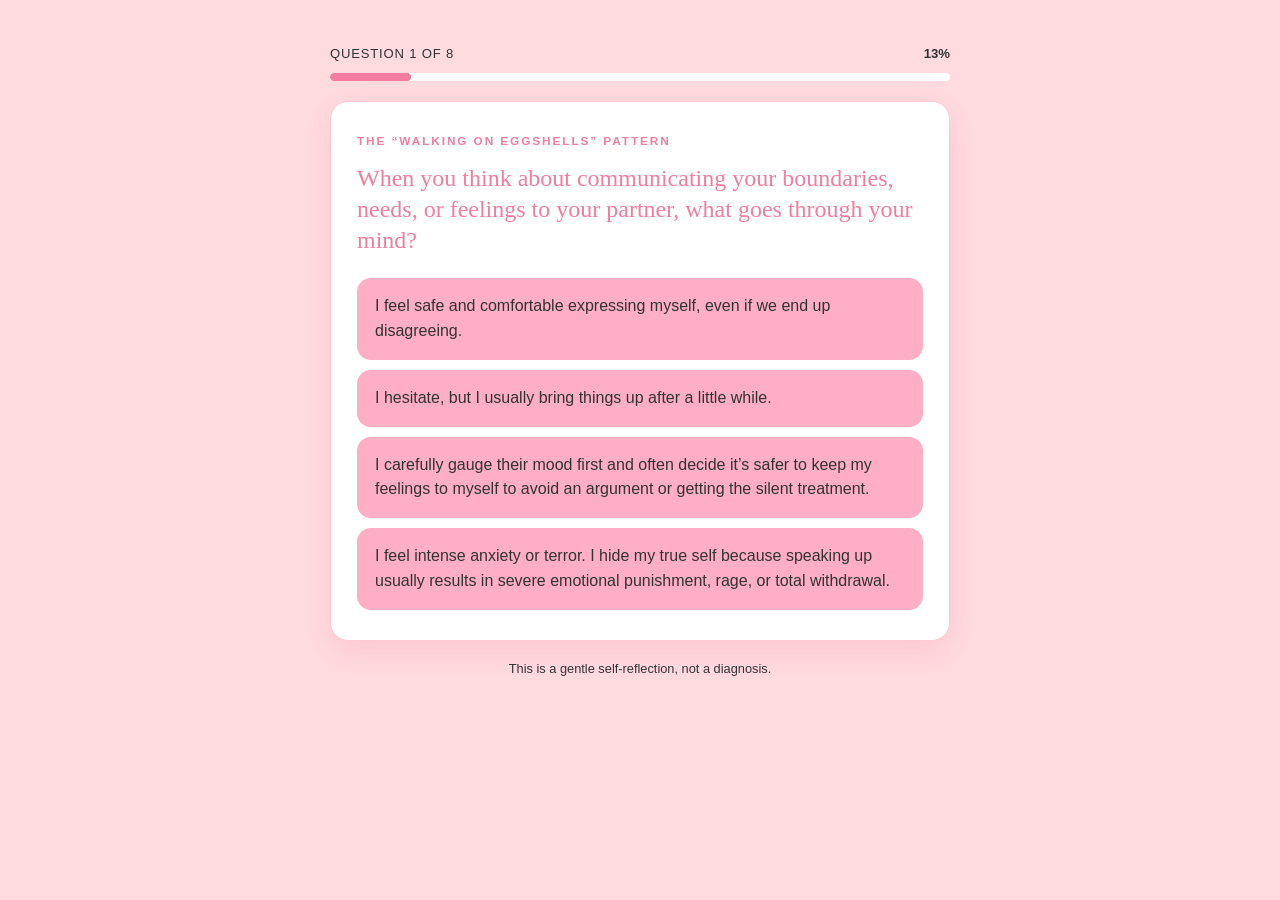
<file: index.html>
<!DOCTYPE html>
<html lang="en">
<head>
<meta charset="utf-8">
<meta name="viewport" content="width=device-width, initial-scale=1">
<title>Are You in a Trauma Bond?</title>
<link rel="stylesheet" href="quiz.css">
<!-- Demo page only. Your own site already sets these. -->
<style>html,body{margin:0;padding:0;background:#FFDBE0;}</style>
</head>
<body>

<!-- ============================================================
     Drop-in block. Everything the quiz needs lives inside
     <div id="tq-quiz">. Styles: quiz.css   Logic: quiz.js
     ============================================================ -->

<div id="tq-quiz" class="tq" aria-live="polite">
 <div class="tq-inner">

  <!-- progress -->
  <div class="tq-progress" role="group" aria-label="Progress">
    <div class="tq-progress-head">
      <span class="tq-step" id="tq-step-label">Question 1 of 8</span>
      <span class="tq-pct" id="tq-pct">12%</span>
    </div>
    <div class="tq-bar" role="progressbar" aria-valuemin="0" aria-valuemax="100" aria-valuenow="12" id="tq-bar-outer">
      <div class="tq-bar-fill" id="tq-bar-fill"></div>
    </div>
  </div>

  <!-- one screen at a time -->
  <div class="tq-card">
    <div class="tq-screen" id="tq-screen">
      <!-- rendered by quiz.js -->
    </div>
  </div>

  <div class="tq-foot">
    <button type="button" class="tq-back" id="tq-back" hidden>&larr; Back</button>
    <p class="tq-note" id="tq-note">This is a gentle self-reflection, not a diagnosis.</p>
  </div>

 </div>
</div>

<script src="quiz.js"></script>
</body>
</html>
</file>
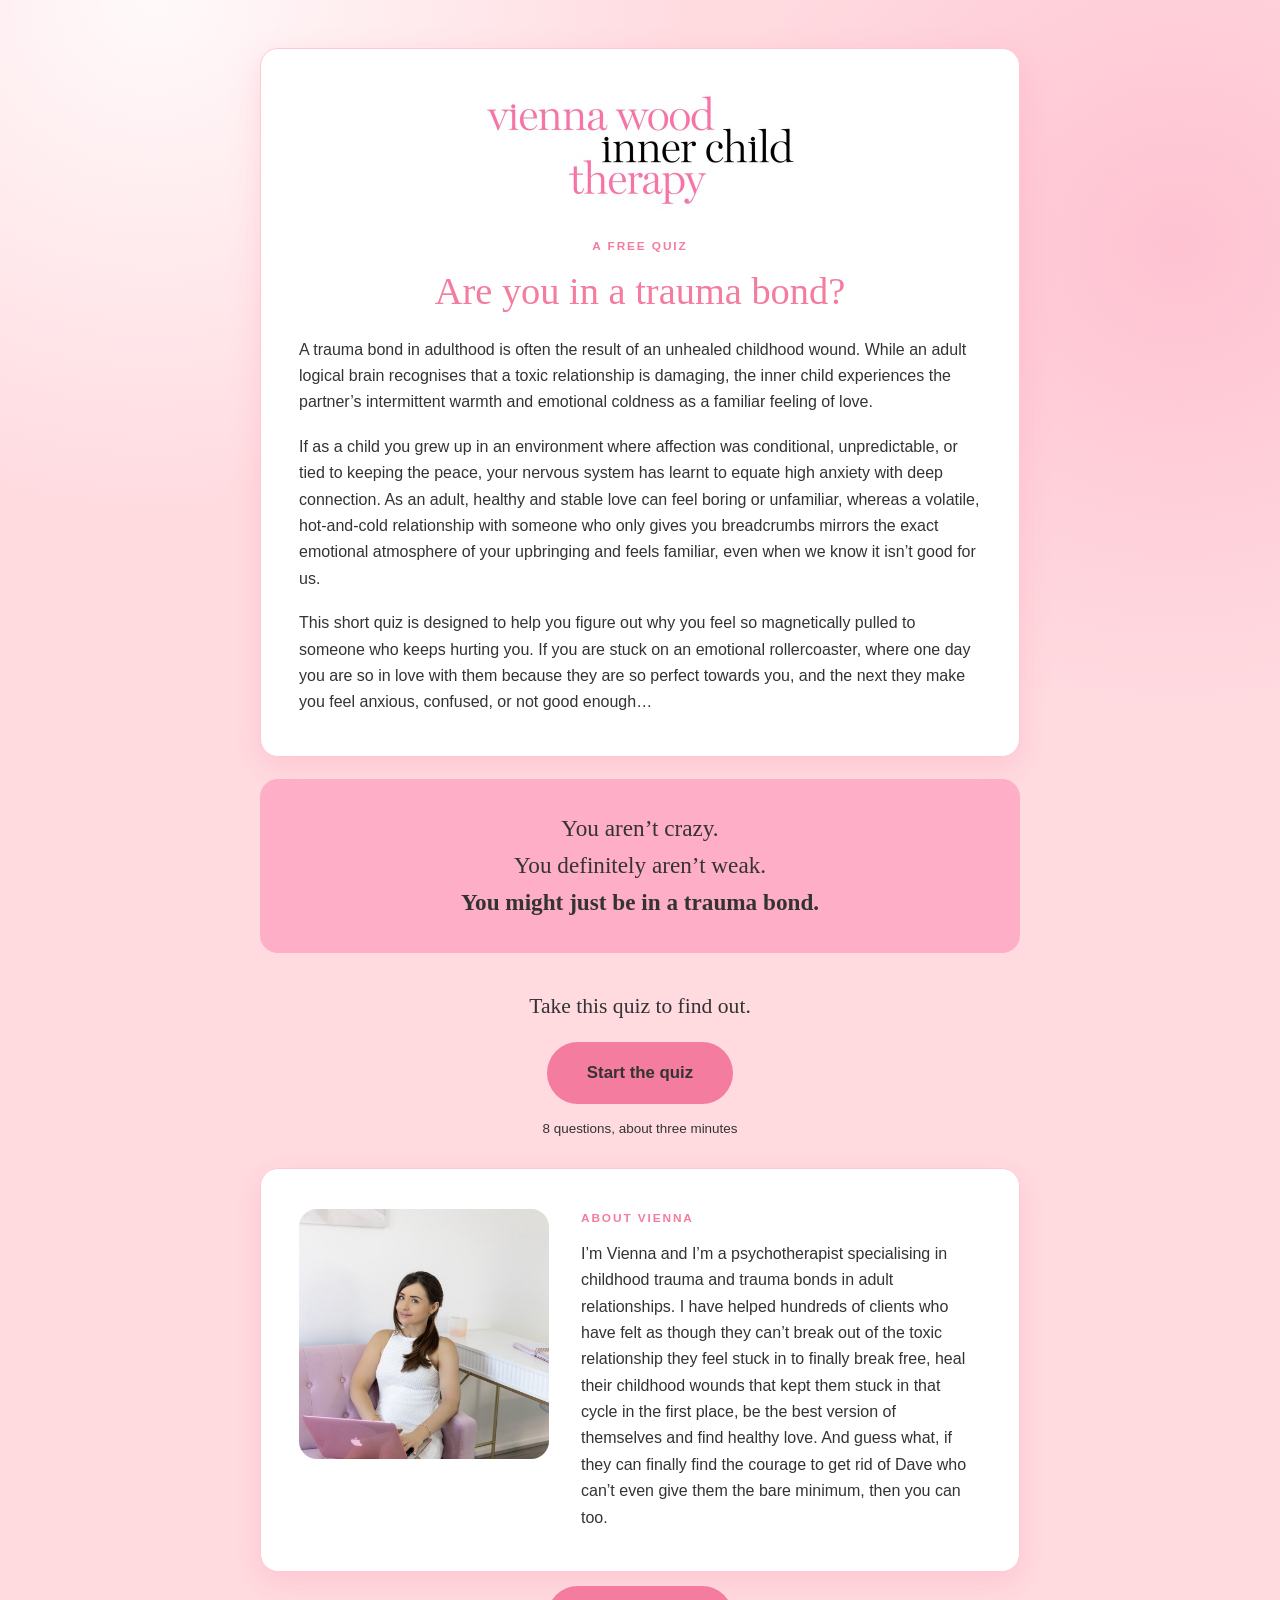
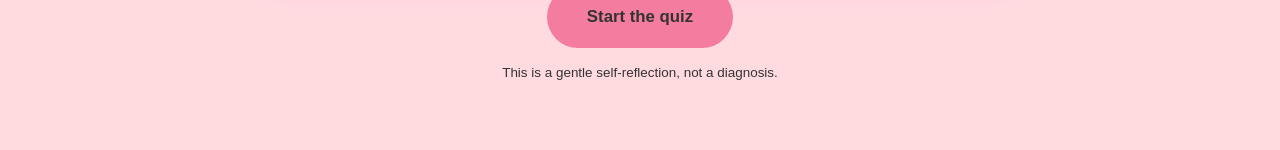
<file: intro-single-file.html>
<!DOCTYPE html>
<html lang="en">
<head>
<meta charset="utf-8">
<meta name="viewport" content="width=device-width, initial-scale=1">
<title>Are you in a trauma bond? — Vienna Wood Inner Child Therapy</title>
<meta name="description" content="A short, free quiz to help you understand why you feel so pulled towards someone who keeps hurting you.">
<style>
/* ============================================================
   Are You in a Trauma Bond? — styles
   Vienna Wood Inner Child Therapy
   ------------------------------------------------------------
   ALL colours live in the :root block below.
   Change the pinks there and the whole quiz follows.
   Everything is scoped under .tq so it cannot leak into,
   or be broken by, the rest of your site.
   ============================================================ */

:root {
  /* --- Vienna Wood palette, taken from viennawoodtherapy.co.uk
     These are the exact colours your live site already uses, so the
     quiz sits on the page as though it was always part of it:
         #F47C9E  pink        -> headings on your site, buttons, borders
         #FEAEC6  mid pink    -> your "Hi I'm Vienna" section background
         #FFDBE0  pale pink   -> your pale section backgrounds
         #333333  charcoal    -> your body text

     There are NO invented colours here any more. Headings use your
     own #F47C9E, exactly as they do on your website.

     Worth knowing: #F47C9E on white measures 2.6:1, where the
     readable standard for text is 4.5:1. Your website already does
     this, so the quiz now matches it. If anyone ever tells you the
     small uppercase labels are hard to read, change --tq-pink-deep
     to #333333 and they become charcoal.

     Two places do NOT use the pink, because it sits on the pale
     pink background there rather than on a white card, and drops
     to 2.0:1 — near enough invisible. Those use your charcoal:
     the percentage on the progress bar, and "Take this quiz to
     find out" on the intro page.

     Buttons use the pink as a BACKGROUND with charcoal text
     (4.95:1) rather than white text, because white on that pink
     is the same unreadable 2.6:1.
     ---------------------------------------------------------- */
  --tq-blush:      #FFDBE0;   /* SITE - page / outer background */
  --tq-card:       #FFFFFF;   /* card surface                   */
  --tq-pink-soft:  #FEAEC6;   /* SITE - answer buttons          */
  --tq-pink:       #F47C9E;   /* SITE - selected answer, bar    */
  --tq-pink-hover: #FE9CBA;   /* answer button hover            */
  --tq-pink-deep:  #F47C9E;   /* SITE - headings, small labels  */
  --tq-rose-ink:   #333333;   /* SITE - body text               */
  --tq-muted:      #333333;   /* SITE - small print             */
  --tq-line:       #FFC9D4;   /* hairlines / card border        */
  --tq-track:      #FFFFFF;   /* empty part of the progress bar */

  /* --- shape & spacing --- */
  --tq-radius:     18px;
  --tq-radius-sm:  14px;
  --tq-shadow:     0 10px 30px rgba(244, 124, 158, .22);
  --tq-maxw:       620px;

  /* --- type --- */
  --tq-font:       Montserrat, Poppins, ui-sans-serif, -apple-system, "Segoe UI", Roboto, "Helvetica Neue", Arial, sans-serif;
  --tq-font-head:  ui-serif, Georgia, "Times New Roman", serif;
}

/* Keeps phone "auto dark mode" (Samsung / Android) from
   repainting the quiz into muddy greys. The block at the
   bottom of this file restates the light palette explicitly. */
.tq { color-scheme: light; }

/* ---------- shell ---------- */

.tq,
.tq * { box-sizing: border-box; }

/* The pink fills the full width of whatever it sits in; the quiz
   itself stays a comfortable reading width, centred inside it. */
.tq {
  font-family: var(--tq-font);
  color: var(--tq-rose-ink);
  background: var(--tq-blush);
  width: 100%;
  margin: 0;
  padding: 44px 20px 52px;
  -webkit-font-smoothing: antialiased;
  text-align: left;
  line-height: 1.55;
}

.tq-inner {
  max-width: var(--tq-maxw);
  margin: 0 auto;
}

/* OPTIONAL — only if your theme wraps page content in a narrow
   column and you want the pink to reach the very edges of the
   screen anyway. Add it as a second class on the quiz div:
       <div id="tq-quiz" class="tq tq-bleed"> ...
   Leave it off and the pink simply fills its container. */
.tq-bleed {
  width: auto;
  margin-left:  calc(50% - 50vw + (var(--tq-sb, 0px) / 2));
  margin-right: calc(50% - 50vw + (var(--tq-sb, 0px) / 2));
}

/* ---------- progress ---------- */

.tq-progress { margin-bottom: 20px; }

.tq-progress-head {
  display: flex;
  justify-content: space-between;
  align-items: baseline;
  margin-bottom: 9px;
}

.tq-step {
  font-size: .82rem;
  letter-spacing: .06em;
  text-transform: uppercase;
  color: var(--tq-muted);
}

/* The percentage sits on the pink page background rather than on a
   white card. The pink on pink is 2.0:1 and all but disappears, so
   this one uses your charcoal instead. */
.tq-pct {
  font-size: .82rem;
  font-weight: 600;
  color: var(--tq-rose-ink);
}

.tq-bar {
  height: 8px;
  background: var(--tq-track);
  border-radius: 99px;
  overflow: hidden;
}

.tq-bar-fill {
  height: 100%;
  width: 12.5%;
  border-radius: 99px;
  background: var(--tq-pink);
  transition: width .35s ease;   /* remove this line for zero motion */
}

/* ---------- card ---------- */

.tq-card {
  background: var(--tq-card);
  border: 1px solid var(--tq-line);
  border-radius: var(--tq-radius);
  box-shadow: var(--tq-shadow);
  padding: 30px 26px;
}

.tq-eyebrow {
  font-size: .74rem;
  letter-spacing: .16em;
  text-transform: uppercase;
  color: var(--tq-pink-deep);
  margin: 0 0 12px;
  font-weight: 600;
}

.tq-q {
  font-family: var(--tq-font-head);
  font-size: 1.5rem;
  line-height: 1.3;
  font-weight: 500;
  color: var(--tq-pink-deep);
  margin: 0 0 22px;
}

/* ---------- options ---------- */

.tq-options {
  list-style: none;
  margin: 0;
  padding: 0;
  display: flex;
  flex-direction: column;
  gap: 10px;
}

.tq-option {
  display: block;
  width: 100%;
  text-align: left;
  font: inherit;
  font-size: 1rem;
  color: var(--tq-rose-ink);
  background: var(--tq-pink-soft);
  border: 1.5px solid transparent;
  border-radius: var(--tq-radius-sm);
  padding: 15px 17px;
  cursor: pointer;
  transition: background .15s ease, border-color .15s ease;
}

.tq-option:hover {
  background: var(--tq-pink-hover);
  border-color: var(--tq-pink);
}

.tq-option:focus-visible {
  outline: 3px solid var(--tq-rose-ink);
  outline-offset: 2px;
}

.tq-option.is-selected {
  background: var(--tq-pink);
  border-color: var(--tq-rose-ink);
  color: var(--tq-rose-ink);
  font-weight: 600;
}

/* ---------- email capture ---------- */

.tq-blurb {
  margin: -10px 0 20px;
  font-size: 1rem;
}

.tq-form { margin: 0; }

.tq-sink {
  display: none;
  width: 0;
  height: 0;
  border: 0;
}

.tq-field { margin-bottom: 14px; }

.tq-field label {
  display: block;
  font-size: .82rem;
  font-weight: 600;
  margin-bottom: 6px;
}

.tq-field input {
  width: 100%;
  font: inherit;
  font-size: 1rem;
  color: var(--tq-rose-ink);
  background: var(--tq-card);
  border: 1.5px solid var(--tq-line);
  border-radius: var(--tq-radius-sm);
  padding: 13px 15px;
  transition: border-color .15s ease;
}

.tq-field input:focus {
  outline: 3px solid var(--tq-rose-ink);
  outline-offset: 2px;
  border-color: var(--tq-pink);
}

.tq-consent {
  display: flex;
  align-items: flex-start;
  gap: 10px;
  font-size: .9rem;
  line-height: 1.45;
  margin: 18px 0 4px;
  cursor: pointer;
}

.tq-consent input {
  flex: 0 0 auto;
  width: 18px;
  height: 18px;
  margin: 3px 0 0;
  accent-color: var(--tq-pink-deep);
}

.tq-privacy {
  margin: 10px 0 0;
  font-size: .82rem;
}

.tq-privacy a { color: var(--tq-rose-ink); }

/* Empty until something is wrong, so it takes up no room. */
.tq-error {
  margin: 10px 0 0;
  font-size: .88rem;
  font-weight: 600;
  color: #9E1B1B;
}

.tq-error:empty { display: none; }

.tq-submit {
  display: block;
  width: 100%;
  text-align: center;
  margin-top: 18px;
}

/* ---------- result ---------- */

/* Solid pink disc with a white flower cut out of it. The flower used
   to be pink on pale pink, which at 2.0:1 barely showed up. */
.tq-result-mark {
  width: 46px;
  height: 46px;
  border-radius: 50%;
  background: var(--tq-pink);
  color: var(--tq-card);
  display: flex;
  align-items: center;
  justify-content: center;
  font-size: 1.4rem;
  margin-bottom: 16px;
}

/* The hole in the middle of the flower — matches the disc behind it */
.tq-result-mark .tq-flower-hole { fill: var(--tq-pink); }

.tq-result h2 {
  font-family: var(--tq-font-head);
  font-size: 1.6rem;
  font-weight: 500;
  line-height: 1.25;
  color: var(--tq-pink-deep);
  margin: 0 0 14px;
}

.tq-result p {
  margin: 0 0 14px;
  font-size: 1rem;
}

.tq-result p:last-of-type { margin-bottom: 0; }

/* Pink heading above a result paragraph
   ("What your results mean", "An Inner Child Perspective").
   Same size as the paragraphs, set apart by caps + letter-spacing.
   Drop to .76rem if you ever want them smaller. */
.tq-body-label {
  font-size: 1rem;
  letter-spacing: .14em;
  text-transform: uppercase;
  color: var(--tq-pink-deep);
  font-weight: 600;
  margin: 22px 0 8px !important;
}

.tq-result-mark + h2 + .tq-body-label,
.tq-result h2 + .tq-body-label { margin-top: 4px !important; }

.tq-next {
  margin-top: 22px;
  padding-top: 20px;
  border-top: 1px solid var(--tq-line);
}

.tq-next-title {
  font-size: .76rem;
  letter-spacing: .14em;
  text-transform: uppercase;
  color: var(--tq-pink-deep);
  font-weight: 600;
  margin: 0 0 10px;
}

.tq-next ul {
  margin: 0;
  padding-left: 20px;
}

.tq-next li { margin-bottom: 7px; }

.tq-cta {
  display: inline-block;
  margin-top: 20px;
  background: var(--tq-pink);
  color: var(--tq-rose-ink);
  text-decoration: none;
  font-weight: 600;
  font-size: 1rem;
  padding: 14px 26px;
  border: 0;
  border-radius: 99px;
  cursor: pointer;
  font-family: inherit;
}

.tq-cta:hover { background: var(--tq-pink-hover); }

.tq-cta:focus-visible {
  outline: 3px solid var(--tq-rose-ink);
  outline-offset: 2px;
}

.tq-restart {
  display: block;
  margin: 16px auto 0;
  background: none;
  border: 0;
  font: inherit;
  font-size: .88rem;
  color: var(--tq-muted);
  text-decoration: underline;
  cursor: pointer;
}

/* ---------- footer ---------- */

.tq-foot {
  display: flex;
  flex-direction: column;
  align-items: center;
  gap: 10px;
  margin-top: 18px;
}

.tq-back {
  align-self: flex-start;
  background: none;
  border: 0;
  font: inherit;
  font-size: .9rem;
  color: var(--tq-muted);
  cursor: pointer;
  padding: 4px 2px;
}

/* Small print is now the same charcoal as the body text, so a hover that
   only changed colour would do nothing visible. Underline it instead. */
.tq-back:hover { text-decoration: underline; }

.tq-note {
  margin: 0;
  font-size: .8rem;
  color: var(--tq-muted);
  text-align: center;
}

/* ---------- phones ---------- */

@media (max-width: 480px) {
  .tq        { padding: 24px 14px 30px; }
  .tq-card   { padding: 22px 18px; }
  .tq-q      { font-size: 1.3rem; }
  .tq-option { padding: 14px 15px; font-size: .97rem; }
  .tq-result h2 { font-size: 1.4rem; }
  .tq-cta    { display: block; text-align: center; }
}

/* ---------- respect reduced-motion ---------- */

@media (prefers-reduced-motion: reduce) {
  .tq * { transition: none !important; }
}

/* ---------- phone dark mode ----------
   Restating the light palette here stops Android's automatic
   dark mode from inventing its own (usually grey) colours.
   If you ever want a real dark version, change these values. */

@media (prefers-color-scheme: dark) {
  .tq {
    --tq-blush:     #FFDBE0;
    --tq-card:      #FFFFFF;
    --tq-pink-soft: #FEAEC6;
    --tq-pink:      #F47C9E;
    --tq-pink-hover:#FE9CBA;
    --tq-pink-deep: #F47C9E;
    --tq-rose-ink:  #333333;
    --tq-muted:     #333333;
    --tq-line:      #FFC9D4;
    --tq-track:     #FFFFFF;
  }
}

</style>
<style>
/* ============================================================
   Intro page — Vienna Wood Inner Child Therapy
   ------------------------------------------------------------
   This file is LAYOUT ONLY. Every colour and the font stack come
   from the :root block at the top of quiz.css, so the intro page
   and the quiz can never drift apart — change a pink once and
   both follow. Load quiz.css first, then this file.

   Everything is scoped under .vw so it cannot leak into, or be
   broken by, the rest of your site.
   ============================================================ */

.vw { color-scheme: light; }

.vw,
.vw * { box-sizing: border-box; }

.vw {
  font-family: var(--tq-font);
  color: var(--tq-rose-ink);
  background: var(--tq-blush);
  width: 100%;
  margin: 0;
  padding: 48px 20px 60px;
  -webkit-font-smoothing: antialiased;
  text-align: left;
  line-height: 1.65;

  /* Soft pink light, drawn in CSS rather than an image, so there is
     nothing extra to load and it stays crisp on every screen. */
  background-image:
    radial-gradient(60% 42% at 12% 0%,   rgba(255,255,255,.85), rgba(255,255,255,0) 70%),
    radial-gradient(52% 38% at 92% 14%,  rgba(254,174,198,.55), rgba(254,174,198,0) 72%);
  background-repeat: no-repeat;
}

/* Same optional full-bleed helper as the quiz — see quiz.css */
.vw-bleed {
  width: auto;
  margin-left:  calc(50% - 50vw + (var(--tq-sb, 0px) / 2));
  margin-right: calc(50% - 50vw + (var(--tq-sb, 0px) / 2));
}

.vw-inner {
  max-width: 760px;
  margin: 0 auto;
}

/* ---------- cards ---------- */

.vw-card {
  background: var(--tq-card);
  border: 1px solid var(--tq-line);
  border-radius: var(--tq-radius);
  box-shadow: var(--tq-shadow);
  padding: 40px 38px;
}

.vw-hero { text-align: center; }

/* The logo artwork has a white background baked in, so it has to
   sit on white — hence the logo living inside the card, not up on
   the pink. */
.vw-logo {
  display: block;
  width: 100%;
  max-width: 320px;
  height: auto;
  margin: 0 auto 26px;
}

.vw-eyebrow {
  font-size: .74rem;
  letter-spacing: .16em;
  text-transform: uppercase;
  color: var(--tq-pink-deep);
  font-weight: 600;
  margin: 0 0 12px;
}

.vw-h1 {
  font-family: var(--tq-font-head);
  font-size: 2.4rem;
  line-height: 1.15;
  font-weight: 500;
  color: var(--tq-pink-deep);
  margin: 0 0 24px;
}

/* Heading block stays centred, the reading text goes left — long
   centred paragraphs are hard work to read. */
.vw-hero p:not(.vw-eyebrow) { margin: 0 0 18px; text-align: left; }
.vw-hero p:last-child { margin-bottom: 0; }

/* ---------- the three lines ---------- */

.vw-affirm {
  background: var(--tq-pink-soft);
  border-radius: var(--tq-radius);
  padding: 34px 30px;
  margin: 22px 0;
  text-align: center;
}

.vw-affirm p {
  font-family: var(--tq-font-head);
  font-size: 1.45rem;
  line-height: 1.35;
  margin: 0 0 6px;
}

.vw-affirm p:last-child { margin-bottom: 0; }

.vw-affirm-last { font-weight: 600; }

/* ---------- call to action ---------- */

.vw-act {
  text-align: center;
  padding: 14px 0 6px;
}

/* Sits on the pink page background rather than a white card, where
   the pink would drop to 2.0:1 — see the note in quiz.css. */
.vw-lead {
  font-family: var(--tq-font-head);
  font-size: 1.35rem;
  color: var(--tq-rose-ink);
  margin: 0 0 18px;
}

.vw-cta {
  display: inline-block;
  background: var(--tq-pink);
  color: var(--tq-rose-ink);
  text-decoration: none;
  font-weight: 600;
  font-size: 1.05rem;
  padding: 17px 40px;
  border: 0;
  border-radius: 99px;
  cursor: pointer;
  font-family: inherit;
  transition: background .15s ease;
}

.vw-cta:hover { background: var(--tq-pink-hover); }

.vw-cta:focus-visible {
  outline: 3px solid var(--tq-rose-ink);
  outline-offset: 3px;
}

.vw-meta {
  font-size: .84rem;
  color: var(--tq-muted);
  margin: 14px 0 0;
}

/* ---------- about ---------- */

.vw-about {
  display: flex;
  gap: 32px;
  align-items: flex-start;
  margin-top: 22px;
}

.vw-photo {
  flex: 0 0 250px;
  max-width: 250px;
}

.vw-photo img {
  display: block;
  width: 100%;
  height: auto;
  border-radius: var(--tq-radius);
}

.vw-bio { flex: 1 1 auto; }

.vw-bio p:last-child { margin: 0; }

/* ---------- tablet ---------- */

@media (max-width: 720px) {
  .vw       { padding: 34px 16px 44px; }
  .vw-card  { padding: 30px 24px; }
  .vw-h1    { font-size: 2rem; }
  .vw-about { display: block; }

  .vw-photo {
    max-width: 210px;
    margin: 0 auto 24px;
  }
}

/* ---------- phones ---------- */

@media (max-width: 480px) {
  .vw        { padding: 26px 14px 36px; }
  .vw-card   { padding: 26px 20px; }
  .vw-h1     { font-size: 1.7rem; }
  .vw-logo   { max-width: 250px; }
  .vw-affirm { padding: 26px 20px; }
  .vw-affirm p { font-size: 1.2rem; }
  .vw-lead   { font-size: 1.15rem; }

  .vw-cta {
    display: block;
    text-align: center;
    padding: 16px 22px;
  }
}

/* ---------- respect reduced-motion ---------- */

@media (prefers-reduced-motion: reduce) {
  .vw * { transition: none !important; }
}

/* ---------- phone dark mode ----------
   Same reason as the quiz: stops Android's automatic dark mode
   from inventing its own grey version of the page. */

@media (prefers-color-scheme: dark) {
  .vw {
    --tq-blush:     #FFDBE0;
    --tq-card:      #FFFFFF;
    --tq-pink-soft: #FEAEC6;
    --tq-pink:      #F47C9E;
    --tq-pink-hover:#FE9CBA;
    --tq-pink-deep: #F47C9E;
    --tq-rose-ink:  #333333;
    --tq-muted:     #333333;
    --tq-line:      #FFC9D4;
    --tq-track:     #FFFFFF;
  }
}

</style>
<!-- Demo page only. Your own site already sets these. -->
<style>html,body{margin:0;padding:0;background:#FFDBE0;}</style>
</head>
<body>

<!-- ============================================================
     Drop-in block. Everything lives inside <div id="vw-intro">.
     Styles: quiz.css (the colours) + intro.css (this page)
     The two "Start the quiz" links point at viennawoodtherapy.co.uk/quiz.
     ============================================================ -->

<div id="vw-intro" class="vw">
 <div class="vw-inner">

  <section class="vw-card vw-hero">
    <img class="vw-logo" src="[data-uri]" alt="Vienna Wood Inner Child Therapy"
         width="640" height="244">

    <p class="vw-eyebrow">A free quiz</p>
    <h1 class="vw-h1">Are you in a trauma bond?</h1>

    <p>A trauma bond in adulthood is often the result of an unhealed childhood
      wound. While an adult logical brain recognises that a toxic relationship is
      damaging, the inner child experiences the partner’s intermittent warmth and
      emotional coldness as a familiar feeling of love.</p>

    <p>If as a child you grew up in an environment where affection was
      conditional, unpredictable, or tied to keeping the peace, your nervous
      system has learnt to equate high anxiety with deep connection. As an adult,
      healthy and stable love can feel boring or unfamiliar, whereas a volatile,
      hot-and-cold relationship with someone who only gives you breadcrumbs
      mirrors the exact emotional atmosphere of your upbringing and feels
      familiar, even when we know it isn’t good for us.</p>

    <p>This short quiz is designed to help you figure out why you feel so
      magnetically pulled to someone who keeps hurting you. If you are stuck on
      an emotional rollercoaster, where one day you are so in love with them
      because they are so perfect towards you, and the next they make you feel
      anxious, confused, or not good enough…</p>
  </section>

  <section class="vw-affirm" aria-label="A gentle reminder">
    <p>You aren’t crazy.</p>
    <p>You definitely aren’t weak.</p>
    <p class="vw-affirm-last">You might just be in a trauma bond.</p>
  </section>

  <div class="vw-act">
    <p class="vw-lead">Take this quiz to find out.</p>
    <a class="vw-cta" href="https://viennawoodtherapy.co.uk/quiz">Start the quiz</a>
    <p class="vw-meta">8 questions, about three minutes</p>
  </div>

  <section class="vw-card vw-about">
    <div class="vw-photo">
      <img src="[data-uri]" alt="Vienna Wood, psychotherapist" width="900" height="900">
    </div>
    <div class="vw-bio">
      <p class="vw-eyebrow">About Vienna</p>
      <p>I’m Vienna and I’m a psychotherapist specialising in childhood trauma and
        trauma bonds in adult relationships. I have helped hundreds of clients who
        have felt as though they can’t break out of the toxic relationship they
        feel stuck in to finally break free, heal their childhood wounds that kept
        them stuck in that cycle in the first place, be the best version of
        themselves and find healthy love. And guess what, if they can finally find
        the courage to get rid of Dave who can’t even give them the bare minimum,
        then you can too.</p>
    </div>
  </section>

  <div class="vw-act">
    <a class="vw-cta" href="https://viennawoodtherapy.co.uk/quiz">Start the quiz</a>
    <p class="vw-meta">This is a gentle self-reflection, not a diagnosis.</p>
  </div>

 </div>
</div>

</body>
</html>
</file>
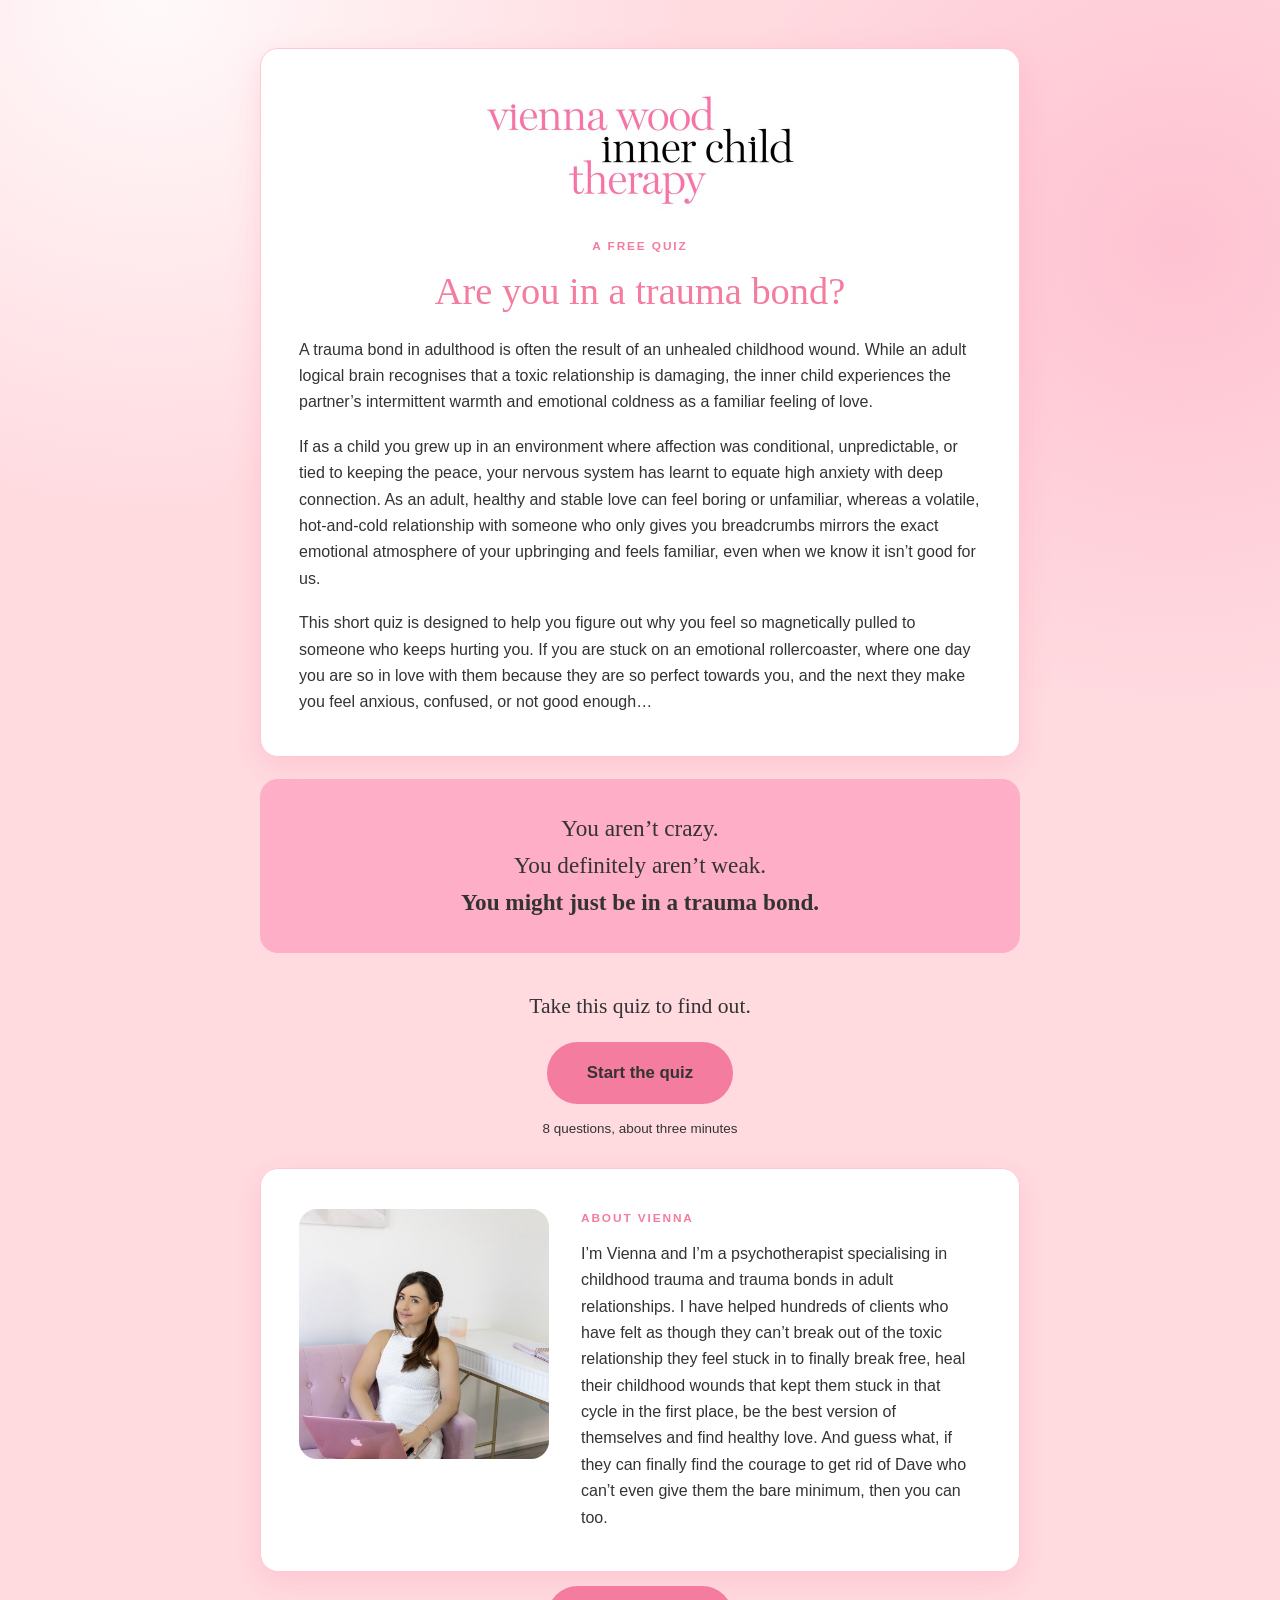
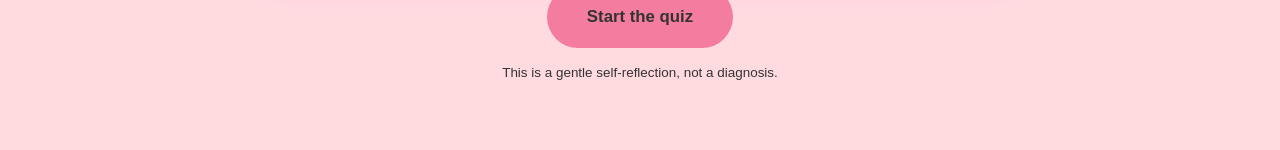
<file: intro.html>
<!DOCTYPE html>
<html lang="en">
<head>
<meta charset="utf-8">
<meta name="viewport" content="width=device-width, initial-scale=1">
<title>Are you in a trauma bond? — Vienna Wood Inner Child Therapy</title>
<meta name="description" content="A short, free quiz to help you understand why you feel so pulled towards someone who keeps hurting you.">
<link rel="stylesheet" href="quiz.css">
<link rel="stylesheet" href="intro.css">
<!-- Demo page only. Your own site already sets these. -->
<style>html,body{margin:0;padding:0;background:#FFDBE0;}</style>
</head>
<body>

<!-- ============================================================
     Drop-in block. Everything lives inside <div id="vw-intro">.
     Styles: quiz.css (the colours) + intro.css (this page)
     The two "Start the quiz" links point at viennawoodtherapy.co.uk/quiz.
     ============================================================ -->

<div id="vw-intro" class="vw">
 <div class="vw-inner">

  <section class="vw-card vw-hero">
    <img class="vw-logo" src="logo.jpg" alt="Vienna Wood Inner Child Therapy"
         width="640" height="244">

    <p class="vw-eyebrow">A free quiz</p>
    <h1 class="vw-h1">Are you in a trauma bond?</h1>

    <p>A trauma bond in adulthood is often the result of an unhealed childhood
      wound. While an adult logical brain recognises that a toxic relationship is
      damaging, the inner child experiences the partner’s intermittent warmth and
      emotional coldness as a familiar feeling of love.</p>

    <p>If as a child you grew up in an environment where affection was
      conditional, unpredictable, or tied to keeping the peace, your nervous
      system has learnt to equate high anxiety with deep connection. As an adult,
      healthy and stable love can feel boring or unfamiliar, whereas a volatile,
      hot-and-cold relationship with someone who only gives you breadcrumbs
      mirrors the exact emotional atmosphere of your upbringing and feels
      familiar, even when we know it isn’t good for us.</p>

    <p>This short quiz is designed to help you figure out why you feel so
      magnetically pulled to someone who keeps hurting you. If you are stuck on
      an emotional rollercoaster, where one day you are so in love with them
      because they are so perfect towards you, and the next they make you feel
      anxious, confused, or not good enough…</p>
  </section>

  <section class="vw-affirm" aria-label="A gentle reminder">
    <p>You aren’t crazy.</p>
    <p>You definitely aren’t weak.</p>
    <p class="vw-affirm-last">You might just be in a trauma bond.</p>
  </section>

  <div class="vw-act">
    <p class="vw-lead">Take this quiz to find out.</p>
    <a class="vw-cta" href="https://viennawoodtherapy.co.uk/quiz">Start the quiz</a>
    <p class="vw-meta">8 questions, about three minutes</p>
  </div>

  <section class="vw-card vw-about">
    <div class="vw-photo">
      <img src="vienna.jpg" alt="Vienna Wood, psychotherapist" width="900" height="900">
    </div>
    <div class="vw-bio">
      <p class="vw-eyebrow">About Vienna</p>
      <p>I’m Vienna and I’m a psychotherapist specialising in childhood trauma and
        trauma bonds in adult relationships. I have helped hundreds of clients who
        have felt as though they can’t break out of the toxic relationship they
        feel stuck in to finally break free, heal their childhood wounds that kept
        them stuck in that cycle in the first place, be the best version of
        themselves and find healthy love. And guess what, if they can finally find
        the courage to get rid of Dave who can’t even give them the bare minimum,
        then you can too.</p>
    </div>
  </section>

  <div class="vw-act">
    <a class="vw-cta" href="https://viennawoodtherapy.co.uk/quiz">Start the quiz</a>
    <p class="vw-meta">This is a gentle self-reflection, not a diagnosis.</p>
  </div>

 </div>
</div>

</body>
</html>
</file>
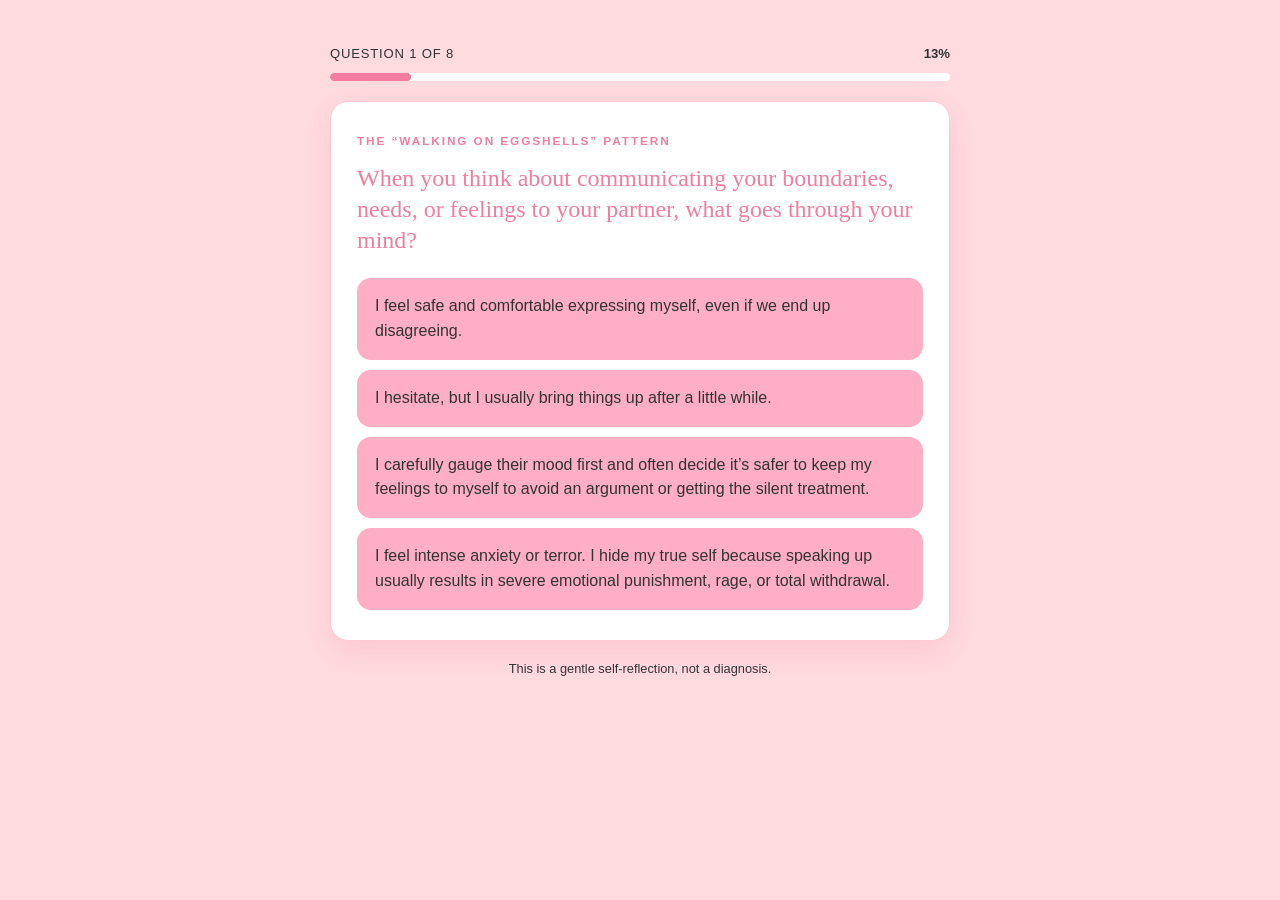
<file: preview-email-required.html>
<!DOCTYPE html>
<html lang="en">
<head>
<meta charset="utf-8">
<meta name="viewport" content="width=device-width, initial-scale=1">
<title>Preview - email step, required</title>
<link rel="stylesheet" href="quiz.css">
<!-- Demo page only. Your own site already sets these. -->
<style>html,body{margin:0;padding:0;background:#FFDBE0;}</style>
</head>
<body>

<!-- ============================================================
     Drop-in block. Everything the quiz needs lives inside
     <div id="tq-quiz">. Styles: quiz.css   Logic: quiz.js
     ============================================================ -->

<div id="tq-quiz" class="tq" aria-live="polite">
 <div class="tq-inner">

  <!-- progress -->
  <div class="tq-progress" role="group" aria-label="Progress">
    <div class="tq-progress-head">
      <span class="tq-step" id="tq-step-label">Question 1 of 8</span>
      <span class="tq-pct" id="tq-pct">12%</span>
    </div>
    <div class="tq-bar" role="progressbar" aria-valuemin="0" aria-valuemax="100" aria-valuenow="12" id="tq-bar-outer">
      <div class="tq-bar-fill" id="tq-bar-fill"></div>
    </div>
  </div>

  <!-- one screen at a time -->
  <div class="tq-card">
    <div class="tq-screen" id="tq-screen">
      <!-- rendered by quiz.js -->
    </div>
  </div>

  <div class="tq-foot">
    <button type="button" class="tq-back" id="tq-back" hidden>&larr; Back</button>
    <p class="tq-note" id="tq-note">This is a gentle self-reflection, not a diagnosis.</p>
  </div>

 </div>
</div>

<script>window.TQ_CONFIG = { enabled: true, required: true, action: '', };</script>
<script src="quiz.js"></script>
</body>
</html>
</file>
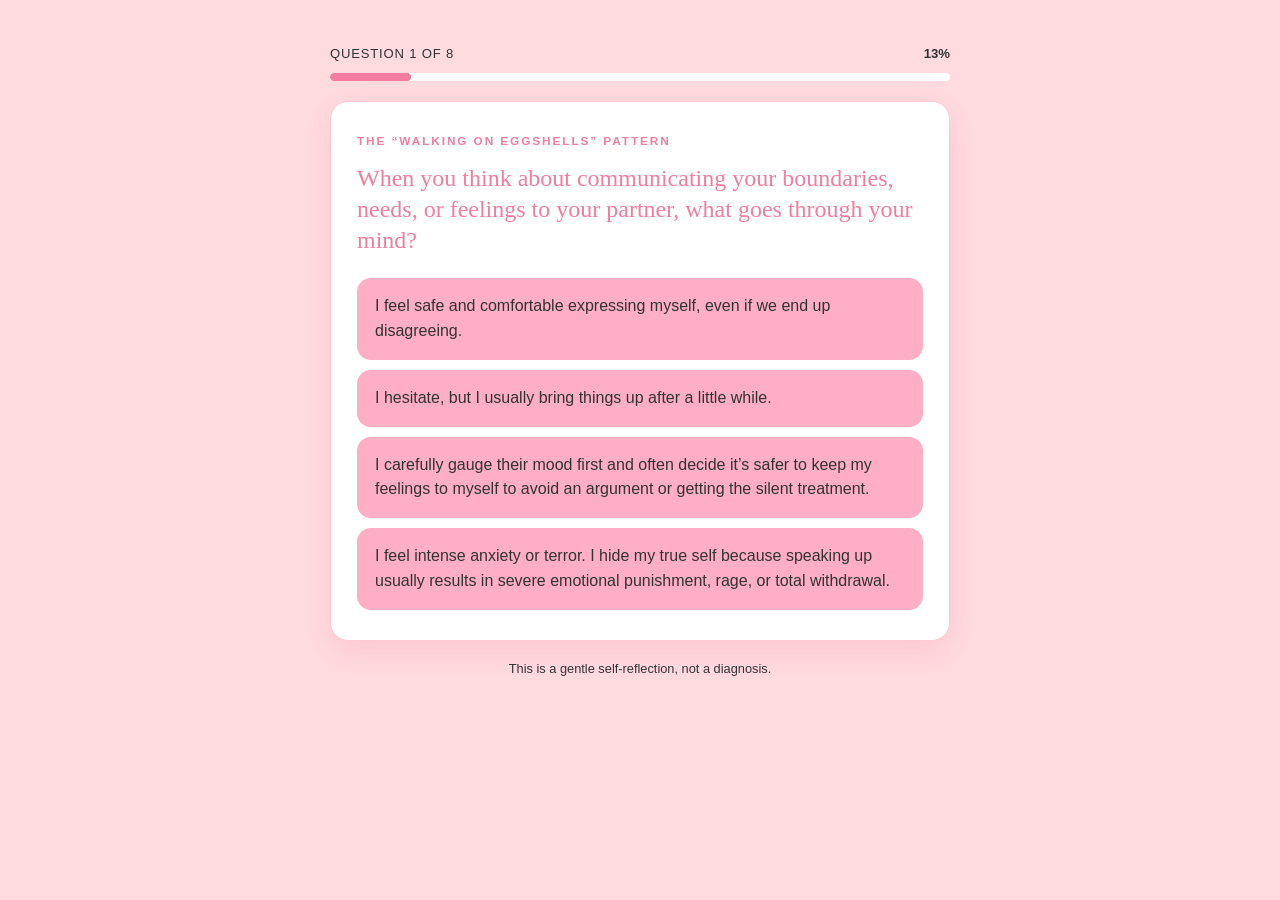
<file: preview-email.html>
<!DOCTYPE html>
<html lang="en">
<head>
<meta charset="utf-8">
<meta name="viewport" content="width=device-width, initial-scale=1">
<title>Preview - email step, skippable</title>
<link rel="stylesheet" href="quiz.css">
<!-- Demo page only. Your own site already sets these. -->
<style>html,body{margin:0;padding:0;background:#FFDBE0;}</style>
</head>
<body>

<!-- ============================================================
     Drop-in block. Everything the quiz needs lives inside
     <div id="tq-quiz">. Styles: quiz.css   Logic: quiz.js
     ============================================================ -->

<div id="tq-quiz" class="tq" aria-live="polite">
 <div class="tq-inner">

  <!-- progress -->
  <div class="tq-progress" role="group" aria-label="Progress">
    <div class="tq-progress-head">
      <span class="tq-step" id="tq-step-label">Question 1 of 8</span>
      <span class="tq-pct" id="tq-pct">12%</span>
    </div>
    <div class="tq-bar" role="progressbar" aria-valuemin="0" aria-valuemax="100" aria-valuenow="12" id="tq-bar-outer">
      <div class="tq-bar-fill" id="tq-bar-fill"></div>
    </div>
  </div>

  <!-- one screen at a time -->
  <div class="tq-card">
    <div class="tq-screen" id="tq-screen">
      <!-- rendered by quiz.js -->
    </div>
  </div>

  <div class="tq-foot">
    <button type="button" class="tq-back" id="tq-back" hidden>&larr; Back</button>
    <p class="tq-note" id="tq-note">This is a gentle self-reflection, not a diagnosis.</p>
  </div>

 </div>
</div>

<script>window.TQ_CONFIG = { enabled: true, required: false, action: '', };</script>
<script src="quiz.js"></script>
</body>
</html>
</file>
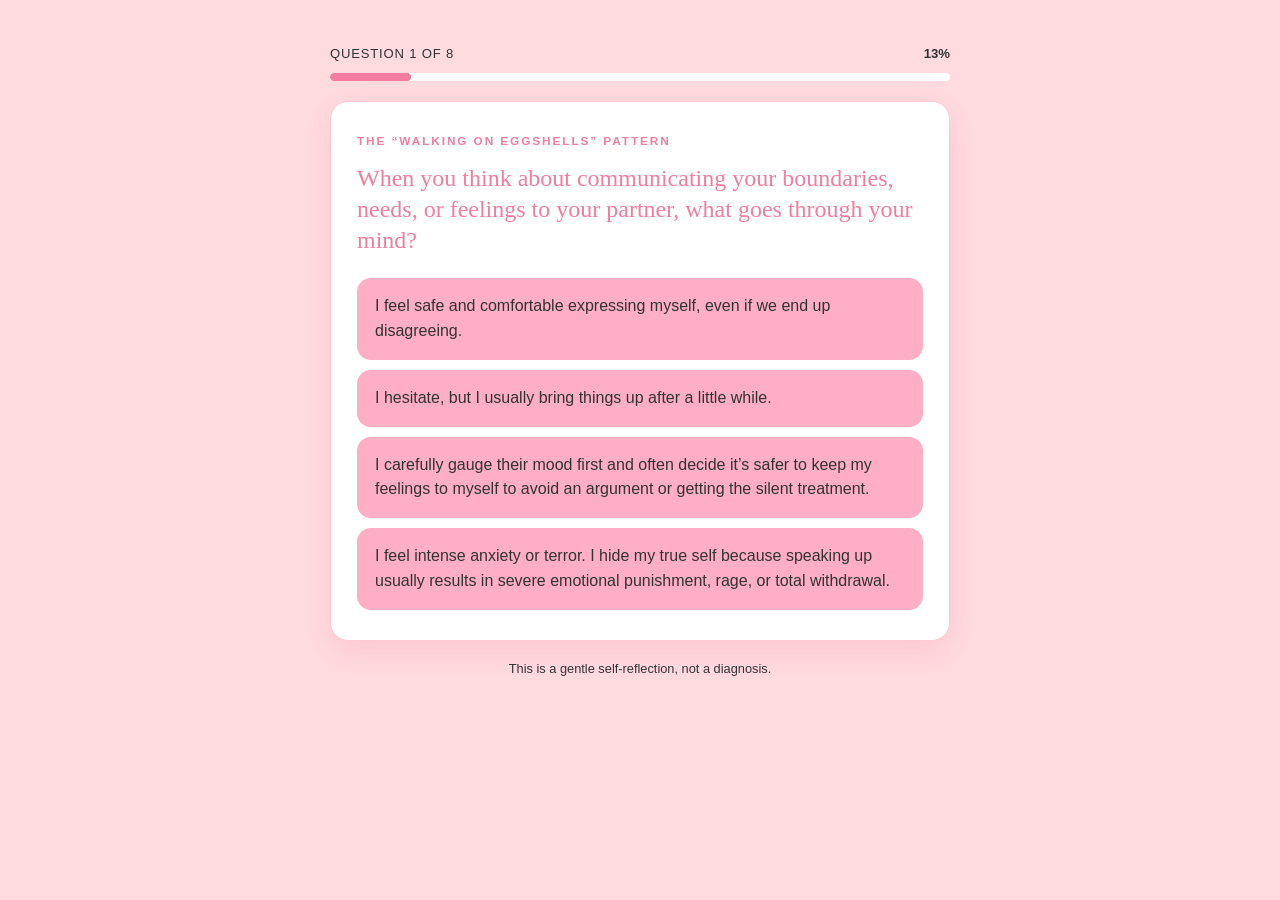
<file: quiz-single-file.html>
<!DOCTYPE html>
<html lang="en">
<head>
<meta charset="utf-8">
<meta name="viewport" content="width=device-width, initial-scale=1">
<title>Are You in a Trauma Bond?</title>
<style>
/* ============================================================
   Are You in a Trauma Bond? — styles
   Vienna Wood Inner Child Therapy
   ------------------------------------------------------------
   ALL colours live in the :root block below.
   Change the pinks there and the whole quiz follows.
   Everything is scoped under .tq so it cannot leak into,
   or be broken by, the rest of your site.
   ============================================================ */

:root {
  /* --- Vienna Wood palette, taken from viennawoodtherapy.co.uk
     These are the exact colours your live site already uses, so the
     quiz sits on the page as though it was always part of it:
         #F47C9E  pink        -> headings on your site, buttons, borders
         #FEAEC6  mid pink    -> your "Hi I'm Vienna" section background
         #FFDBE0  pale pink   -> your pale section backgrounds
         #333333  charcoal    -> your body text

     There are NO invented colours here any more. Headings use your
     own #F47C9E, exactly as they do on your website.

     Worth knowing: #F47C9E on white measures 2.6:1, where the
     readable standard for text is 4.5:1. Your website already does
     this, so the quiz now matches it. If anyone ever tells you the
     small uppercase labels are hard to read, change --tq-pink-deep
     to #333333 and they become charcoal.

     Two places do NOT use the pink, because it sits on the pale
     pink background there rather than on a white card, and drops
     to 2.0:1 — near enough invisible. Those use your charcoal:
     the percentage on the progress bar, and "Take this quiz to
     find out" on the intro page.

     Buttons use the pink as a BACKGROUND with charcoal text
     (4.95:1) rather than white text, because white on that pink
     is the same unreadable 2.6:1.
     ---------------------------------------------------------- */
  --tq-blush:      #FFDBE0;   /* SITE - page / outer background */
  --tq-card:       #FFFFFF;   /* card surface                   */
  --tq-pink-soft:  #FEAEC6;   /* SITE - answer buttons          */
  --tq-pink:       #F47C9E;   /* SITE - selected answer, bar    */
  --tq-pink-hover: #FE9CBA;   /* answer button hover            */
  --tq-pink-deep:  #F47C9E;   /* SITE - headings, small labels  */
  --tq-rose-ink:   #333333;   /* SITE - body text               */
  --tq-muted:      #333333;   /* SITE - small print             */
  --tq-line:       #FFC9D4;   /* hairlines / card border        */
  --tq-track:      #FFFFFF;   /* empty part of the progress bar */

  /* --- shape & spacing --- */
  --tq-radius:     18px;
  --tq-radius-sm:  14px;
  --tq-shadow:     0 10px 30px rgba(244, 124, 158, .22);
  --tq-maxw:       620px;

  /* --- type --- */
  --tq-font:       Montserrat, Poppins, ui-sans-serif, -apple-system, "Segoe UI", Roboto, "Helvetica Neue", Arial, sans-serif;
  --tq-font-head:  ui-serif, Georgia, "Times New Roman", serif;
}

/* Keeps phone "auto dark mode" (Samsung / Android) from
   repainting the quiz into muddy greys. The block at the
   bottom of this file restates the light palette explicitly. */
.tq { color-scheme: light; }

/* ---------- shell ---------- */

.tq,
.tq * { box-sizing: border-box; }

/* The pink fills the full width of whatever it sits in; the quiz
   itself stays a comfortable reading width, centred inside it. */
.tq {
  font-family: var(--tq-font);
  color: var(--tq-rose-ink);
  background: var(--tq-blush);
  width: 100%;
  margin: 0;
  padding: 44px 20px 52px;
  -webkit-font-smoothing: antialiased;
  text-align: left;
  line-height: 1.55;
}

.tq-inner {
  max-width: var(--tq-maxw);
  margin: 0 auto;
}

/* OPTIONAL — only if your theme wraps page content in a narrow
   column and you want the pink to reach the very edges of the
   screen anyway. Add it as a second class on the quiz div:
       <div id="tq-quiz" class="tq tq-bleed"> ...
   Leave it off and the pink simply fills its container. */
.tq-bleed {
  width: auto;
  margin-left:  calc(50% - 50vw + (var(--tq-sb, 0px) / 2));
  margin-right: calc(50% - 50vw + (var(--tq-sb, 0px) / 2));
}

/* ---------- progress ---------- */

.tq-progress { margin-bottom: 20px; }

.tq-progress-head {
  display: flex;
  justify-content: space-between;
  align-items: baseline;
  margin-bottom: 9px;
}

.tq-step {
  font-size: .82rem;
  letter-spacing: .06em;
  text-transform: uppercase;
  color: var(--tq-muted);
}

/* The percentage sits on the pink page background rather than on a
   white card. The pink on pink is 2.0:1 and all but disappears, so
   this one uses your charcoal instead. */
.tq-pct {
  font-size: .82rem;
  font-weight: 600;
  color: var(--tq-rose-ink);
}

.tq-bar {
  height: 8px;
  background: var(--tq-track);
  border-radius: 99px;
  overflow: hidden;
}

.tq-bar-fill {
  height: 100%;
  width: 12.5%;
  border-radius: 99px;
  background: var(--tq-pink);
  transition: width .35s ease;   /* remove this line for zero motion */
}

/* ---------- card ---------- */

.tq-card {
  background: var(--tq-card);
  border: 1px solid var(--tq-line);
  border-radius: var(--tq-radius);
  box-shadow: var(--tq-shadow);
  padding: 30px 26px;
}

.tq-eyebrow {
  font-size: .74rem;
  letter-spacing: .16em;
  text-transform: uppercase;
  color: var(--tq-pink-deep);
  margin: 0 0 12px;
  font-weight: 600;
}

.tq-q {
  font-family: var(--tq-font-head);
  font-size: 1.5rem;
  line-height: 1.3;
  font-weight: 500;
  color: var(--tq-pink-deep);
  margin: 0 0 22px;
}

/* ---------- options ---------- */

.tq-options {
  list-style: none;
  margin: 0;
  padding: 0;
  display: flex;
  flex-direction: column;
  gap: 10px;
}

.tq-option {
  display: block;
  width: 100%;
  text-align: left;
  font: inherit;
  font-size: 1rem;
  color: var(--tq-rose-ink);
  background: var(--tq-pink-soft);
  border: 1.5px solid transparent;
  border-radius: var(--tq-radius-sm);
  padding: 15px 17px;
  cursor: pointer;
  transition: background .15s ease, border-color .15s ease;
}

.tq-option:hover {
  background: var(--tq-pink-hover);
  border-color: var(--tq-pink);
}

.tq-option:focus-visible {
  outline: 3px solid var(--tq-rose-ink);
  outline-offset: 2px;
}

.tq-option.is-selected {
  background: var(--tq-pink);
  border-color: var(--tq-rose-ink);
  color: var(--tq-rose-ink);
  font-weight: 600;
}

/* ---------- email capture ---------- */

.tq-blurb {
  margin: -10px 0 20px;
  font-size: 1rem;
}

.tq-form { margin: 0; }

.tq-sink {
  display: none;
  width: 0;
  height: 0;
  border: 0;
}

.tq-field { margin-bottom: 14px; }

.tq-field label {
  display: block;
  font-size: .82rem;
  font-weight: 600;
  margin-bottom: 6px;
}

.tq-field input {
  width: 100%;
  font: inherit;
  font-size: 1rem;
  color: var(--tq-rose-ink);
  background: var(--tq-card);
  border: 1.5px solid var(--tq-line);
  border-radius: var(--tq-radius-sm);
  padding: 13px 15px;
  transition: border-color .15s ease;
}

.tq-field input:focus {
  outline: 3px solid var(--tq-rose-ink);
  outline-offset: 2px;
  border-color: var(--tq-pink);
}

.tq-consent {
  display: flex;
  align-items: flex-start;
  gap: 10px;
  font-size: .9rem;
  line-height: 1.45;
  margin: 18px 0 4px;
  cursor: pointer;
}

.tq-consent input {
  flex: 0 0 auto;
  width: 18px;
  height: 18px;
  margin: 3px 0 0;
  accent-color: var(--tq-pink-deep);
}

.tq-privacy {
  margin: 10px 0 0;
  font-size: .82rem;
}

.tq-privacy a { color: var(--tq-rose-ink); }

/* Empty until something is wrong, so it takes up no room. */
.tq-error {
  margin: 10px 0 0;
  font-size: .88rem;
  font-weight: 600;
  color: #9E1B1B;
}

.tq-error:empty { display: none; }

.tq-submit {
  display: block;
  width: 100%;
  text-align: center;
  margin-top: 18px;
}

/* ---------- result ---------- */

/* Solid pink disc with a white flower cut out of it. The flower used
   to be pink on pale pink, which at 2.0:1 barely showed up. */
.tq-result-mark {
  width: 46px;
  height: 46px;
  border-radius: 50%;
  background: var(--tq-pink);
  color: var(--tq-card);
  display: flex;
  align-items: center;
  justify-content: center;
  font-size: 1.4rem;
  margin-bottom: 16px;
}

/* The hole in the middle of the flower — matches the disc behind it */
.tq-result-mark .tq-flower-hole { fill: var(--tq-pink); }

.tq-result h2 {
  font-family: var(--tq-font-head);
  font-size: 1.6rem;
  font-weight: 500;
  line-height: 1.25;
  color: var(--tq-pink-deep);
  margin: 0 0 14px;
}

.tq-result p {
  margin: 0 0 14px;
  font-size: 1rem;
}

.tq-result p:last-of-type { margin-bottom: 0; }

/* Pink heading above a result paragraph
   ("What your results mean", "An Inner Child Perspective").
   Same size as the paragraphs, set apart by caps + letter-spacing.
   Drop to .76rem if you ever want them smaller. */
.tq-body-label {
  font-size: 1rem;
  letter-spacing: .14em;
  text-transform: uppercase;
  color: var(--tq-pink-deep);
  font-weight: 600;
  margin: 22px 0 8px !important;
}

.tq-result-mark + h2 + .tq-body-label,
.tq-result h2 + .tq-body-label { margin-top: 4px !important; }

.tq-next {
  margin-top: 22px;
  padding-top: 20px;
  border-top: 1px solid var(--tq-line);
}

.tq-next-title {
  font-size: .76rem;
  letter-spacing: .14em;
  text-transform: uppercase;
  color: var(--tq-pink-deep);
  font-weight: 600;
  margin: 0 0 10px;
}

.tq-next ul {
  margin: 0;
  padding-left: 20px;
}

.tq-next li { margin-bottom: 7px; }

.tq-cta {
  display: inline-block;
  margin-top: 20px;
  background: var(--tq-pink);
  color: var(--tq-rose-ink);
  text-decoration: none;
  font-weight: 600;
  font-size: 1rem;
  padding: 14px 26px;
  border: 0;
  border-radius: 99px;
  cursor: pointer;
  font-family: inherit;
}

.tq-cta:hover { background: var(--tq-pink-hover); }

.tq-cta:focus-visible {
  outline: 3px solid var(--tq-rose-ink);
  outline-offset: 2px;
}

.tq-restart {
  display: block;
  margin: 16px auto 0;
  background: none;
  border: 0;
  font: inherit;
  font-size: .88rem;
  color: var(--tq-muted);
  text-decoration: underline;
  cursor: pointer;
}

/* ---------- footer ---------- */

.tq-foot {
  display: flex;
  flex-direction: column;
  align-items: center;
  gap: 10px;
  margin-top: 18px;
}

.tq-back {
  align-self: flex-start;
  background: none;
  border: 0;
  font: inherit;
  font-size: .9rem;
  color: var(--tq-muted);
  cursor: pointer;
  padding: 4px 2px;
}

/* Small print is now the same charcoal as the body text, so a hover that
   only changed colour would do nothing visible. Underline it instead. */
.tq-back:hover { text-decoration: underline; }

.tq-note {
  margin: 0;
  font-size: .8rem;
  color: var(--tq-muted);
  text-align: center;
}

/* ---------- phones ---------- */

@media (max-width: 480px) {
  .tq        { padding: 24px 14px 30px; }
  .tq-card   { padding: 22px 18px; }
  .tq-q      { font-size: 1.3rem; }
  .tq-option { padding: 14px 15px; font-size: .97rem; }
  .tq-result h2 { font-size: 1.4rem; }
  .tq-cta    { display: block; text-align: center; }
}

/* ---------- respect reduced-motion ---------- */

@media (prefers-reduced-motion: reduce) {
  .tq * { transition: none !important; }
}

/* ---------- phone dark mode ----------
   Restating the light palette here stops Android's automatic
   dark mode from inventing its own (usually grey) colours.
   If you ever want a real dark version, change these values. */

@media (prefers-color-scheme: dark) {
  .tq {
    --tq-blush:     #FFDBE0;
    --tq-card:      #FFFFFF;
    --tq-pink-soft: #FEAEC6;
    --tq-pink:      #F47C9E;
    --tq-pink-hover:#FE9CBA;
    --tq-pink-deep: #F47C9E;
    --tq-rose-ink:  #333333;
    --tq-muted:     #333333;
    --tq-line:      #FFC9D4;
    --tq-track:     #FFFFFF;
  }
}

</style>
<!-- Demo page only. Your own site already sets these. -->
<style>html,body{margin:0;padding:0;background:#FFDBE0;}</style>
</head>
<body>

<!-- ============================================================
     Drop-in block. Everything the quiz needs lives inside
     <div id="tq-quiz">. Styles: quiz.css   Logic: quiz.js
     ============================================================ -->

<div id="tq-quiz" class="tq" aria-live="polite">
 <div class="tq-inner">

  <!-- progress -->
  <div class="tq-progress" role="group" aria-label="Progress">
    <div class="tq-progress-head">
      <span class="tq-step" id="tq-step-label">Question 1 of 8</span>
      <span class="tq-pct" id="tq-pct">12%</span>
    </div>
    <div class="tq-bar" role="progressbar" aria-valuemin="0" aria-valuemax="100" aria-valuenow="12" id="tq-bar-outer">
      <div class="tq-bar-fill" id="tq-bar-fill"></div>
    </div>
  </div>

  <!-- one screen at a time -->
  <div class="tq-card">
    <div class="tq-screen" id="tq-screen">
      <!-- rendered by quiz.js -->
    </div>
  </div>

  <div class="tq-foot">
    <button type="button" class="tq-back" id="tq-back" hidden>&larr; Back</button>
    <p class="tq-note" id="tq-note">This is a gentle self-reflection, not a diagnosis.</p>
  </div>

 </div>
</div>

<script>
/* ============================================================
   Are You in a Trauma Bond? — logic (vanilla JS, no dependencies)
   ------------------------------------------------------------
   Everything you are likely to change lives in the two blocks
   below: QUESTIONS and RESULTS. Nothing else needs touching.

   Each option has a "weight". Your scoring is:
       A = 0    B = 1    C = 2    D = 3
   The weights add up and the total decides which RESULTS entry
   is shown. Max possible score = 8 questions x 3 = 24.

   Your four score bands:
       0–5    Healthy & Secure Dynamics
       6–11   Mild to Moderate Dysfunctional Attachment
       12–18  Moderate Trauma Bond Dynamics
       19–24  Severe Trauma Bond & Survival Mode

   Want ONE ending for everybody instead of four?
   Delete the first three entries in RESULTS and leave the last
   one (upTo: 24). The quiz will show it to every visitor.
   ============================================================ */

var QUESTIONS = [
  {
    eyebrow: "The “Walking on Eggshells” Pattern",
    text: "When you think about communicating your boundaries, needs, or feelings to your partner, what goes through your mind?",
    options: [
      { text: "I feel safe and comfortable expressing myself, even if we end up disagreeing.", weight: 0 },
      { text: "I hesitate, but I usually bring things up after a little while.", weight: 1 },
      { text: "I carefully gauge their mood first and often decide it’s safer to keep my feelings to myself to avoid an argument or getting the silent treatment.", weight: 2 },
      { text: "I feel intense anxiety or terror. I hide my true self because speaking up usually results in severe emotional punishment, rage, or total withdrawal.", weight: 3 }
    ]
  },
  {
    eyebrow: "The Highs and Lows (Intermittent Reinforcement)",
    text: "How would you describe the emotional rhythm of your relationship?",
    options: [
      { text: "Steady, consistent, and generally calm, even when life gets stressful.", weight: 0 },
      { text: "Mostly stable, though we have occasional rough patches like any couple.", weight: 1 },
      { text: "A constant roller coaster. When things are good, they are amazing, but the low periods are deeply confusing and painful.", weight: 2 },
      { text: "Extreme hot and cold. I am constantly chasing the excitement of the early days or waiting for the loving, attentive version of them to return.", weight: 3 }
    ]
  },
  {
    eyebrow: "Taking the Blame (The Inner Child Defender)",
    text: "When a conflict occurs or your partner hurts your feelings, how do you usually respond internally?",
    options: [
      { text: "I evaluate the situation objectively and address the issue together as a team.", weight: 0 },
      { text: "I sometimes doubt myself, but I can recognise when my partner is in the wrong.", weight: 1 },
      { text: "I quickly blame myself, wondering what I did wrong or how I can change my behaviour to fix their mood.", weight: 2 },
      { text: "I feel overwhelming shame, as if I am “bad” or broken. I apologise profusely, even for things I didn’t do, just to restore peace and stop the tension.", weight: 3 }
    ]
  },
  {
    eyebrow: "Isolation and Guilt",
    text: "How does your relationship impact your connections with friends, family, or personal interests?",
    options: [
      { text: "My partner encourages me to maintain my independence, friendships, and hobbies.", weight: 0 },
      { text: "I spend a bit less time with others than I used to, but I still keep my core support network.", weight: 1 },
      { text: "I feel guilty spending time away from my partner or find myself hiding details of our relationship from loved ones to protect my partner’s image.", weight: 2 },
      { text: "I have become largely isolated. I feel like I have to choose between my partner and everyone else, or I feel too exhausted and ashamed to talk to anyone.", weight: 3 }
    ]
  },
  {
    eyebrow: "Childhood Familiarity (Schema Activation)",
    text: "Does the way you feel in this relationship ever remind you of how you felt growing up?",
    options: [
      { text: "No, this relationship feels fundamentally different, safer, and healthier than my childhood dynamic.", weight: 0 },
      { text: "Occasionally, a conflict triggers an old memory, but I can process it and separate the past from the present.", weight: 1 },
      { text: "Yes, the feeling of having to “earn” love, prove my worth, or prevent someone from abandoning me feels uncomfortably familiar.", weight: 2 },
      { text: "Deeply. I feel the exact same desperate, unsafe, or invisible feeling I experienced as a child trying to keep an unpredictable parent calm or loving.", weight: 3 }
    ]
  },
  {
    eyebrow: "Physical and Emotional Hypervigilance",
    text: "How does your body physically react when you are around your partner or expecting them home?",
    options: [
      { text: "My body feels relaxed, grounded, and at ease.", weight: 0 },
      { text: "Mostly neutral or relaxed, unless we are in the middle of an active argument.", weight: 1 },
      { text: "I often feel a slight physical tightness (stomach knots, shallow breathing, neck tension) as I brace for their reaction or mood.", weight: 2 },
      { text: "My nervous system is constantly on high alert. I monitor their tone of voice, or tone of their messages to sense what kind of mood they’re in.", weight: 3 }
    ]
  },
  {
    eyebrow: "Protecting and Justifying",
    text: "When your partner treats you poorly, breaks a promise, or crosses a major boundary, how do you handle it?",
    options: [
      { text: "I address it directly, hold them accountable, and re-evaluate if this relationship is healthy for me.", weight: 0 },
      { text: "I express my disappointment, though it sometimes takes a few conversations to resolve.", weight: 1 },
      { text: "I focus heavily on their past trauma, stress, or good intentions to make excuses for their behaviour.", weight: 2 },
      { text: "I defend them fiercely to others and myself. I minimise the behaviour, telling myself “If only I were more supportive/patient, they wouldn’t act like this.”", weight: 3 }
    ]
  },
  {
    eyebrow: "Leaving vs. Staying",
    text: "Have you ever tried to leave or distance yourself from this relationship?",
    options: [
      { text: "If a relationship isn’t working or becomes unhealthy, I am capable of ending it and walking away.", weight: 0 },
      { text: "I’ve thought about leaving during bad fights, but we’ve always been able to talk through our issues constructively.", weight: 1 },
      { text: "I’ve tried to break up or pull away multiple times, but the intense panic, guilt, or their sudden return to being loving brings me right back.", weight: 2 },
      { text: "The idea of leaving fills me with unbearable grief and pain, even though staying causes me severe psychological distress. I don’t think I can live without them. I feel trapped in a cycle I can’t break.", weight: 3 }
    ]
  }
];

/* The little flower above the ending. Swap for your own SVG,
   an <img>, or set "mark" to "" on a result to hide it. */
var FLOWER =
  '<svg viewBox="0 0 24 24" width="24" height="24" fill="currentColor" aria-hidden="true">' +
  '<circle cx="12"   cy="6.6"  r="4.3"/>' +
  '<circle cx="17.1" cy="10.3" r="4.3"/>' +
  '<circle cx="15.1" cy="16.4" r="4.3"/>' +
  '<circle cx="8.9"  cy="16.4" r="4.3"/>' +
  '<circle cx="6.9"  cy="10.3" r="4.3"/>' +
  '<circle cx="12"   cy="12"   r="2.9" class="tq-flower-hole"/></svg>';

/* Shown once, after the final question. "upTo" is the highest
   total score that lands on this ending. Keep them in order.

   Each "body" item can be either:
     - a plain string            -> renders as a paragraph
     - { label: "...", text: "..." } -> renders with a small
       pink heading above the paragraph                        */
var RESULTS = [
  {
    upTo: 5,
    mark: FLOWER,
    title: "Healthy & Secure Dynamics",
    body: [
      { label: "What your results mean",
        text: "Your responses suggest that your relationship is grounded in mutual respect, emotional safety, and open communication. While no relationship is perfect, you do not display the core signs of a trauma bond." },
      { label: "An Inner Child Perspective",
        text: "Your wounded inner child is not leading the dynamic in your current relationship. You are able to access your Wise Adult self to set boundaries, express your authentic feelings, and protect your emotional well-being without fear of abandonment or retaliation." }
    ],
    ctaText: "Book a free 15 minute call",
    ctaHref: "https://stan.store/ViennaWoodTherapy"
  },
  {
    upTo: 11,
    mark: FLOWER,
    title: "Mild to Moderate Dysfunctional Attachment",
    body: [
      { label: "What your results mean",
        text: "You are experiencing some red flags commonly seen in unhealthy or insecure relationships. While you may not be fully trapped in a trauma bond, there are patterns of people-pleasing, boundary neglect, or emotional anxiety surfacing in your connection." },
      { label: "An Inner Child Perspective",
        text: "Parts of your young self may be activating when tension arises, leading you to walk on eggshells or minimise your own needs to preserve peace. Recognising these early warning signs is a powerful way to re-parent your inner child and practice setting firmer boundaries before deeper toxicity sets in." }
    ],
    ctaText: "Book a free 15 minute call",
    ctaHref: "https://stan.store/ViennaWoodTherapy"
  },
  {
    upTo: 18,
    mark: FLOWER,
    title: "Moderate Trauma Bond Dynamics",
    body: [
      { label: "What your results mean",
        text: "Your scores indicate a clear presence of a trauma bond. You likely find yourself stuck in a painful cycle of high highs and low lows, often questioning your own perception, taking on unfair blame, or feeling unable to walk away despite ongoing distress." },
      { label: "An Inner Child Perspective",
        text: "A trauma bond forms when an adult relationship mirrors the unresolved attachment wounds of childhood - where love was intermittent, conditional, or tied to keeping a caregiver calm. Your inner child is currently driving your relationship choices out of a deep survival desire to “fix” the dynamic and finally win the safe love you deserved as a child." }
    ],
    ctaText: "Book a free 15 minute call",
    ctaHref: "https://stan.store/ViennaWoodTherapy"
  },
  {
    upTo: 24,
    mark: FLOWER,
    title: "Severe Trauma Bond & Survival Mode",
    body: [
      { label: "What your results mean",
        text: "You are currently in a high-intensity trauma bond. Your nervous system is likely in a state of chronic hypervigilance (fight, flight, freeze, or fawn). The cycle of unpredictable warmth followed by emotional withdrawal or punishment has locked your body into a chemical attachment loop that feels almost impossible to break on your own." },
      { label: "An Inner Child Perspective",
        text: "Your frightened inner child is currently running your system in survival mode. The intense terror or panic you feel at the thought of leaving is not true emotional intimacy; it is an abandonment response rooted in childhood trauma. This isn’t a weakness on your part, it is a physiological and psychological response to chronic unpredictability." }
    ],
    ctaText: "Book a free 15 minute call",
    ctaHref: "https://stan.store/ViennaWoodTherapy"
  }
];

/* Small print. Edit or set to "" to remove. */
var QUIZ_NOTE   = "This is a gentle self-reflection, not a diagnosis.";
var SAFETY_NOTE = "If you are in immediate danger, please contact your local emergency services.";

/* ============================================================
   EMAIL CAPTURE — a screen between the last question and the
   result. Switched OFF until your mailing list is connected.

   THIS IS NOW LIVE and connected to your MailerLite account,
   to the form called "Trauma Bond Quiz". Signups land in the
   group that form feeds, and MailerLite sends the confirmation
   email because you have double opt-in switched on.

   To switch it off again, set enabled: false. Nothing else needs
   changing and the quiz goes straight from question 8 to the
   result, exactly as it did before.

   required: false  -> asks for the email, but a "no thanks" link
                       lets people through to their result
   required: true   -> the result is not shown without an email
   ============================================================ */
var EMAIL_CAPTURE = {
  enabled:  true,
  required: false,

  eyebrow:  "Almost there",
  title:    "Where shall I send your result?",
  blurb:    "Add your details and I will email your result to you, so you can come back to it in your own time.",

  nameLabel:   "First name",
  emailLabel:  "Email address",
  consent:     "Yes, please email me my result and occasional support and resources. I can unsubscribe at any time.",
  privacyText: "",   /* e.g. "How I look after your information" */
  privacyHref: "",   /* e.g. "https://viennawoodtherapy.co.uk/privacy" */

  buttonText:  "Show my result",
  skipText:    "No thanks, just show my result",

  /* Connected to your MailerLite form "Trauma Bond Quiz".
     2582945 is your account, the long number is that form. If you
     ever rebuild the form in MailerLite, the long number changes
     and this line has to change with it. */
  action:      "https://assets.mailerlite.com/jsonp/2582945/forms/196155013989401991/subscribe",
  nameField:   "fields[name]",
  emailField:  "fields[email]",

  /* Extra hidden inputs the form needs, as name: value. Both of
     these are fixed values copied from your own MailerLite form. */
  hidden:      { "ml-submit": "1", "anticsrf": "true" }
};

/* Lets a page switch these on without editing this file — used by
   the preview page. Harmless if you never set TQ_CONFIG. */
if (typeof window !== "undefined" && window.TQ_CONFIG) {
  for (var _k in window.TQ_CONFIG) {
    if (Object.prototype.hasOwnProperty.call(window.TQ_CONFIG, _k)) {
      EMAIL_CAPTURE[_k] = window.TQ_CONFIG[_k];
    }
  }
}

/* ============================================================
   Below here is the machinery. You shouldn't need to edit it.
   ============================================================ */

(function () {
  "use strict";

  var screenEl = document.getElementById("tq-screen");
  var barFill  = document.getElementById("tq-bar-fill");
  var barOuter = document.getElementById("tq-bar-outer");
  var stepEl   = document.getElementById("tq-step-label");
  var pctEl    = document.getElementById("tq-pct");
  var backBtn  = document.getElementById("tq-back");
  var progress = document.querySelector(".tq-progress");
  var noteEl   = document.getElementById("tq-note");

  var index       = 0;          // current question
  var answers     = [];         // chosen weight per question
  var selectedIdx = [];         // which option was picked (for the Back view)
  var onEmail     = false;      // sitting on the email screen

  function esc(s) {
    return String(s)
      .replace(/&/g, "&amp;").replace(/</g, "&lt;")
      .replace(/>/g, "&gt;").replace(/"/g, "&quot;");
  }

  function setProgress(step) {
    // "where you are in the sequence": Q1 of 8 = 12%, Q8 of 8 = 100%.
    var done = step >= QUESTIONS.length;
    var pct  = done ? 100 : Math.round(((step + 1) / QUESTIONS.length) * 100);
    barFill.style.width = pct + "%";
    barOuter.setAttribute("aria-valuenow", String(pct));
    pctEl.textContent = pct + "%";
    stepEl.textContent = done
      ? "Complete"
      : "Question " + (step + 1) + " of " + QUESTIONS.length;
  }

  function renderQuestion() {
    var q = QUESTIONS[index];
    var html = "";

    if (q.eyebrow) html += '<p class="tq-eyebrow">' + esc(q.eyebrow) + "</p>";
    html += '<h1 class="tq-q">' + esc(q.text) + "</h1>";
    html += '<ul class="tq-options">';

    for (var i = 0; i < q.options.length; i++) {
      var selected = selectedIdx[index] === i;
      html += "<li><button type=\"button\" class=\"tq-option" +
              (selected ? " is-selected" : "") +
              "\" data-i=\"" + i + "\">" + esc(q.options[i].text) +
              "</button></li>";
    }

    html += "</ul>";
    screenEl.innerHTML = html;
    onEmail = false;

    setProgress(index);
    backBtn.hidden = index === 0;
    progress.hidden = false;
    if (noteEl) noteEl.hidden = false;

    var first = screenEl.querySelector(".tq-option");
    if (first && index > 0) first.focus();
  }

  function choose(optIndex) {
    var q = QUESTIONS[index];
    answers[index]     = q.options[optIndex].weight;
    selectedIdx[index] = optIndex;

    if (index < QUESTIONS.length - 1) {
      index++;
      renderQuestion();
    } else if (EMAIL_CAPTURE.enabled) {
      renderEmail();
    } else {
      renderResult();
    }
  }

  function totalScore() {
    var t = 0;
    for (var i = 0; i < answers.length; i++) t += (answers[i] || 0);
    return t;
  }

  function pickResult(score) {
    for (var i = 0; i < RESULTS.length; i++) {
      if (score <= RESULTS[i].upTo) return RESULTS[i];
    }
    return RESULTS[RESULTS.length - 1];
  }

  function validEmail(v) {
    return /^[^\s@]+@[^\s@]+\.[^\s@]{2,}$/.test(v);
  }

  function renderEmail() {
    var C = EMAIL_CAPTURE;
    var html = "";

    if (C.eyebrow) html += '<p class="tq-eyebrow">' + esc(C.eyebrow) + "</p>";
    html += '<h1 class="tq-q">' + esc(C.title) + "</h1>";
    if (C.blurb) html += '<p class="tq-blurb">' + esc(C.blurb) + "</p>";

    /* The form posts into a hidden frame, so the page never reloads
       and the visitor goes straight to their result. */
    html += '<iframe name="tq-sink" class="tq-sink" title="" tabindex="-1"></iframe>';
    html += '<form class="tq-form" id="tq-form" method="post" target="tq-sink" novalidate' +
            (C.action ? ' action="' + esc(C.action) + '"' : "") + ">";

    if (C.hidden) {
      for (var hk in C.hidden) {
        if (Object.prototype.hasOwnProperty.call(C.hidden, hk)) {
          html += '<input type="hidden" name="' + esc(hk) + '" value="' + esc(C.hidden[hk]) + '">';
        }
      }
    }

    html += '<div class="tq-field"><label for="tq-name">' + esc(C.nameLabel) + "</label>" +
            '<input type="text" id="tq-name" name="' + esc(C.nameField) +
            '" autocomplete="given-name"></div>';

    html += '<div class="tq-field"><label for="tq-email">' + esc(C.emailLabel) + "</label>" +
            '<input type="email" id="tq-email" name="' + esc(C.emailField) +
            '" autocomplete="email" aria-describedby="tq-err" required></div>';

    html += '<label class="tq-consent"><input type="checkbox" id="tq-consent" name="consent" value="yes">' +
            "<span>" + esc(C.consent) + "</span></label>";

    if (C.privacyText && C.privacyHref) {
      html += '<p class="tq-privacy"><a href="' + esc(C.privacyHref) +
              '" target="_blank" rel="noopener">' + esc(C.privacyText) + "</a></p>";
    }

    html += '<p class="tq-error" id="tq-err" role="alert"></p>';
    html += '<button type="submit" class="tq-cta tq-submit">' + esc(C.buttonText) + "</button>";
    html += "</form>";

    if (!C.required && C.skipText) {
      html += '<button type="button" class="tq-restart" id="tq-skip">' + esc(C.skipText) + "</button>";
    }

    screenEl.innerHTML = html;
    onEmail = true;

    setProgress(QUESTIONS.length);
    if (C.eyebrow) stepEl.textContent = C.eyebrow;
    backBtn.hidden = false;
    if (noteEl) noteEl.hidden = false;

    var form = document.getElementById("tq-form");
    var err  = document.getElementById("tq-err");

    form.addEventListener("submit", function (e) {
      var email   = document.getElementById("tq-email");
      var consent = document.getElementById("tq-consent");
      var problem = "";

      if (!email.value.trim())          problem = "Please add your email address.";
      else if (!validEmail(email.value)) problem = "That email address does not look quite right.";
      else if (!consent.checked)        problem = "Please tick the box so I know it is alright to email you.";

      if (problem) {
        e.preventDefault();
        err.textContent = problem;
        (problem.indexOf("box") > -1 ? consent : email).focus();
        return;
      }

      err.textContent = "";
      /* No address set yet? Then nothing to post — just carry on. */
      if (!C.action) e.preventDefault();
      onEmail = false;
      setTimeout(renderResult, C.action ? 400 : 0);
    });

    var skip = document.getElementById("tq-skip");
    if (skip) skip.addEventListener("click", function () { onEmail = false; renderResult(); });

    /* Focus the heading, not the first box — putting the cursor in a
       field pops the keyboard open on a phone the moment the screen
       appears, which feels pushy right after the last question. */
    var head = screenEl.querySelector(".tq-q");
    if (head) { head.setAttribute("tabindex", "-1"); head.focus(); }
  }

  function renderResult() {
    var r = pickResult(totalScore());
    var html = '<div class="tq-result">';

    if (r.mark) html += '<div class="tq-result-mark" aria-hidden="true">' + r.mark + "</div>";
    html += "<h2>" + esc(r.title) + "</h2>";

    for (var i = 0; i < r.body.length; i++) {
      var b = r.body[i];
      if (b && typeof b === "object") {
        if (b.label) html += '<p class="tq-body-label">' + esc(b.label) + "</p>";
        html += "<p>" + esc(b.text) + "</p>";
      } else {
        html += "<p>" + esc(b) + "</p>";
      }
    }

    if (r.next && r.next.length) {
      html += '<div class="tq-next"><p class="tq-next-title">Where to go from here</p><ul>';
      for (var j = 0; j < r.next.length; j++) html += "<li>" + esc(r.next[j]) + "</li>";
      html += "</ul></div>";
    }

    if (r.ctaText) {
      html += '<a class="tq-cta" href="' + esc(r.ctaHref || "#") + '">' + esc(r.ctaText) + "</a>";
    }

    html += '<button type="button" class="tq-restart" id="tq-restart">Take the quiz again</button>';
    html += "</div>";

    screenEl.innerHTML = html;
    onEmail = false;

    setProgress(QUESTIONS.length);
    backBtn.hidden = true;
    if (noteEl) {
      noteEl.textContent = SAFETY_NOTE || "";
      noteEl.hidden = !SAFETY_NOTE;
    }

    var h = screenEl.querySelector("h2");
    if (h) { h.setAttribute("tabindex", "-1"); h.focus(); }
  }

  /* --- events (delegated, so re-rendering never loses them) --- */

  screenEl.addEventListener("click", function (e) {
    var opt = e.target.closest(".tq-option");
    if (opt) { choose(Number(opt.getAttribute("data-i"))); return; }

    if (e.target.id === "tq-restart") {
      index = 0;
      answers = [];
      selectedIdx = [];
      onEmail = false;
      if (noteEl) noteEl.textContent = QUIZ_NOTE;
      renderQuestion();
    }
  });

  backBtn.addEventListener("click", function () {
    if (onEmail) { onEmail = false; renderQuestion(); return; }  // back to the last question
    if (index > 0) { index--; renderQuestion(); }
  });

  /* Only used by the optional "tq-bleed" class. 100vw includes the
     desktop scrollbar, so a plain full-bleed overhangs by its width
     and gives the page a sideways scroll. Measure it and hand it to
     the CSS. Harmless if tq-bleed is not used. */
  function measureScrollbar() {
    var sb = window.innerWidth - document.documentElement.clientWidth;
    document.documentElement.style.setProperty("--tq-sb", (sb > 0 ? sb : 0) + "px");
  }
  measureScrollbar();
  window.addEventListener("resize", measureScrollbar);

  if (noteEl) noteEl.textContent = QUIZ_NOTE;
  renderQuestion();
})();

</script>
</body>
</html>
</file>
<file: quiz.css>
/* ============================================================
   Are You in a Trauma Bond? — styles
   Vienna Wood Inner Child Therapy
   ------------------------------------------------------------
   ALL colours live in the :root block below.
   Change the pinks there and the whole quiz follows.
   Everything is scoped under .tq so it cannot leak into,
   or be broken by, the rest of your site.
   ============================================================ */

:root {
  /* --- Vienna Wood palette, taken from viennawoodtherapy.co.uk
     These are the exact colours your live site already uses, so the
     quiz sits on the page as though it was always part of it:
         #F47C9E  pink        -> headings on your site, buttons, borders
         #FEAEC6  mid pink    -> your "Hi I'm Vienna" section background
         #FFDBE0  pale pink   -> your pale section backgrounds
         #333333  charcoal    -> your body text

     There are NO invented colours here any more. Headings use your
     own #F47C9E, exactly as they do on your website.

     Worth knowing: #F47C9E on white measures 2.6:1, where the
     readable standard for text is 4.5:1. Your website already does
     this, so the quiz now matches it. If anyone ever tells you the
     small uppercase labels are hard to read, change --tq-pink-deep
     to #333333 and they become charcoal.

     Two places do NOT use the pink, because it sits on the pale
     pink background there rather than on a white card, and drops
     to 2.0:1 — near enough invisible. Those use your charcoal:
     the percentage on the progress bar, and "Take this quiz to
     find out" on the intro page.

     Buttons use the pink as a BACKGROUND with charcoal text
     (4.95:1) rather than white text, because white on that pink
     is the same unreadable 2.6:1.
     ---------------------------------------------------------- */
  --tq-blush:      #FFDBE0;   /* SITE - page / outer background */
  --tq-card:       #FFFFFF;   /* card surface                   */
  --tq-pink-soft:  #FEAEC6;   /* SITE - answer buttons          */
  --tq-pink:       #F47C9E;   /* SITE - selected answer, bar    */
  --tq-pink-hover: #FE9CBA;   /* answer button hover            */
  --tq-pink-deep:  #F47C9E;   /* SITE - headings, small labels  */
  --tq-rose-ink:   #333333;   /* SITE - body text               */
  --tq-muted:      #333333;   /* SITE - small print             */
  --tq-line:       #FFC9D4;   /* hairlines / card border        */
  --tq-track:      #FFFFFF;   /* empty part of the progress bar */

  /* --- shape & spacing --- */
  --tq-radius:     18px;
  --tq-radius-sm:  14px;
  --tq-shadow:     0 10px 30px rgba(244, 124, 158, .22);
  --tq-maxw:       620px;

  /* --- type --- */
  --tq-font:       Montserrat, Poppins, ui-sans-serif, -apple-system, "Segoe UI", Roboto, "Helvetica Neue", Arial, sans-serif;
  --tq-font-head:  ui-serif, Georgia, "Times New Roman", serif;
}

/* Keeps phone "auto dark mode" (Samsung / Android) from
   repainting the quiz into muddy greys. The block at the
   bottom of this file restates the light palette explicitly. */
.tq { color-scheme: light; }

/* ---------- shell ---------- */

.tq,
.tq * { box-sizing: border-box; }

/* The pink fills the full width of whatever it sits in; the quiz
   itself stays a comfortable reading width, centred inside it. */
.tq {
  font-family: var(--tq-font);
  color: var(--tq-rose-ink);
  background: var(--tq-blush);
  width: 100%;
  margin: 0;
  padding: 44px 20px 52px;
  -webkit-font-smoothing: antialiased;
  text-align: left;
  line-height: 1.55;
}

.tq-inner {
  max-width: var(--tq-maxw);
  margin: 0 auto;
}

/* OPTIONAL — only if your theme wraps page content in a narrow
   column and you want the pink to reach the very edges of the
   screen anyway. Add it as a second class on the quiz div:
       <div id="tq-quiz" class="tq tq-bleed"> ...
   Leave it off and the pink simply fills its container. */
.tq-bleed {
  width: auto;
  margin-left:  calc(50% - 50vw + (var(--tq-sb, 0px) / 2));
  margin-right: calc(50% - 50vw + (var(--tq-sb, 0px) / 2));
}

/* ---------- progress ---------- */

.tq-progress { margin-bottom: 20px; }

.tq-progress-head {
  display: flex;
  justify-content: space-between;
  align-items: baseline;
  margin-bottom: 9px;
}

.tq-step {
  font-size: .82rem;
  letter-spacing: .06em;
  text-transform: uppercase;
  color: var(--tq-muted);
}

/* The percentage sits on the pink page background rather than on a
   white card. The pink on pink is 2.0:1 and all but disappears, so
   this one uses your charcoal instead. */
.tq-pct {
  font-size: .82rem;
  font-weight: 600;
  color: var(--tq-rose-ink);
}

.tq-bar {
  height: 8px;
  background: var(--tq-track);
  border-radius: 99px;
  overflow: hidden;
}

.tq-bar-fill {
  height: 100%;
  width: 12.5%;
  border-radius: 99px;
  background: var(--tq-pink);
  transition: width .35s ease;   /* remove this line for zero motion */
}

/* ---------- card ---------- */

.tq-card {
  background: var(--tq-card);
  border: 1px solid var(--tq-line);
  border-radius: var(--tq-radius);
  box-shadow: var(--tq-shadow);
  padding: 30px 26px;
}

.tq-eyebrow {
  font-size: .74rem;
  letter-spacing: .16em;
  text-transform: uppercase;
  color: var(--tq-pink-deep);
  margin: 0 0 12px;
  font-weight: 600;
}

.tq-q {
  font-family: var(--tq-font-head);
  font-size: 1.5rem;
  line-height: 1.3;
  font-weight: 500;
  color: var(--tq-pink-deep);
  margin: 0 0 22px;
}

/* ---------- options ---------- */

/* Host-theme guard. Everything here is scoped to .tq so it cannot affect the
   surrounding site - it exists because the surrounding site can affect US.
   viennawoodtherapy.co.uk sets `white-space: nowrap` on every <button>, which
   held each answer on one line and pushed the quiz 800px wider than a phone
   screen. A theme has no reason to expect a paragraph inside a button, so state
   the wrapping rules here rather than inheriting whatever the page happens to
   have. */
.tq button,
.tq a,
.tq label,
.tq input,
.tq p,
.tq li {
  white-space: normal;
  overflow-wrap: break-word;
  max-width: 100%;
}

.tq-options {
  list-style: none;
  margin: 0;
  padding: 0;
  display: flex;
  flex-direction: column;
  gap: 10px;
}

.tq-option {
  display: block;
  width: 100%;
  text-align: left;
  font: inherit;
  font-size: 1rem;
  color: var(--tq-rose-ink);
  background: var(--tq-pink-soft);
  border: 1.5px solid transparent;
  border-radius: var(--tq-radius-sm);
  padding: 15px 17px;
  cursor: pointer;
  transition: background .15s ease, border-color .15s ease;
}

.tq-option:hover {
  background: var(--tq-pink-hover);
  border-color: var(--tq-pink);
}

.tq-option:focus-visible {
  outline: 3px solid var(--tq-rose-ink);
  outline-offset: 2px;
}

.tq-option.is-selected {
  background: var(--tq-pink);
  border-color: var(--tq-rose-ink);
  color: var(--tq-rose-ink);
  font-weight: 600;
}

/* ---------- email capture ---------- */

.tq-blurb {
  margin: -10px 0 20px;
  font-size: 1rem;
}

.tq-form { margin: 0; }

.tq-sink {
  display: none;
  width: 0;
  height: 0;
  border: 0;
}

.tq-field { margin-bottom: 14px; }

.tq-field label {
  display: block;
  font-size: .82rem;
  font-weight: 600;
  margin-bottom: 6px;
}

.tq-field input {
  width: 100%;
  font: inherit;
  font-size: 1rem;
  color: var(--tq-rose-ink);
  background: var(--tq-card);
  border: 1.5px solid var(--tq-line);
  border-radius: var(--tq-radius-sm);
  padding: 13px 15px;
  transition: border-color .15s ease;
}

.tq-field input:focus {
  outline: 3px solid var(--tq-rose-ink);
  outline-offset: 2px;
  border-color: var(--tq-pink);
}

.tq-consent {
  display: flex;
  align-items: flex-start;
  gap: 10px;
  font-size: .9rem;
  line-height: 1.45;
  margin: 18px 0 4px;
  cursor: pointer;
}

.tq-consent input {
  flex: 0 0 auto;
  width: 18px;
  height: 18px;
  margin: 3px 0 0;
  accent-color: var(--tq-pink-deep);
}

.tq-privacy {
  margin: 10px 0 0;
  font-size: .82rem;
}

.tq-privacy a { color: var(--tq-rose-ink); }

/* Empty until something is wrong, so it takes up no room. */
.tq-error {
  margin: 10px 0 0;
  font-size: .88rem;
  font-weight: 600;
  color: #9E1B1B;
}

.tq-error:empty { display: none; }

.tq-submit {
  display: block;
  width: 100%;
  text-align: center;
  margin-top: 18px;
}

/* ---------- result ---------- */

/* Solid pink disc with a white flower cut out of it. The flower used
   to be pink on pale pink, which at 2.0:1 barely showed up. */
.tq-result-mark {
  width: 46px;
  height: 46px;
  border-radius: 50%;
  background: var(--tq-pink);
  color: var(--tq-card);
  display: flex;
  align-items: center;
  justify-content: center;
  font-size: 1.4rem;
  margin-bottom: 16px;
}

/* The hole in the middle of the flower — matches the disc behind it */
.tq-result-mark .tq-flower-hole { fill: var(--tq-pink); }

.tq-result h2 {
  font-family: var(--tq-font-head);
  font-size: 1.6rem;
  font-weight: 500;
  line-height: 1.25;
  color: var(--tq-pink-deep);
  margin: 0 0 14px;
}

.tq-result p {
  margin: 0 0 14px;
  font-size: 1rem;
}

.tq-result p:last-of-type { margin-bottom: 0; }

/* Pink heading above a result paragraph
   ("What your results mean", "An Inner Child Perspective").
   Same size as the paragraphs, set apart by caps + letter-spacing.
   Drop to .76rem if you ever want them smaller. */
.tq-body-label {
  font-size: 1rem;
  letter-spacing: .14em;
  text-transform: uppercase;
  color: var(--tq-pink-deep);
  font-weight: 600;
  margin: 22px 0 8px !important;
}

.tq-result-mark + h2 + .tq-body-label,
.tq-result h2 + .tq-body-label { margin-top: 4px !important; }

.tq-next {
  margin-top: 22px;
  padding-top: 20px;
  border-top: 1px solid var(--tq-line);
}

.tq-next-title {
  font-size: .76rem;
  letter-spacing: .14em;
  text-transform: uppercase;
  color: var(--tq-pink-deep);
  font-weight: 600;
  margin: 0 0 10px;
}

.tq-next ul {
  margin: 0;
  padding-left: 20px;
}

.tq-next li { margin-bottom: 7px; }

.tq-cta {
  display: inline-block;
  margin-top: 20px;
  background: var(--tq-pink);
  color: var(--tq-rose-ink);
  text-decoration: none;
  font-weight: 600;
  font-size: 1rem;
  padding: 14px 26px;
  border: 0;
  border-radius: 99px;
  cursor: pointer;
  font-family: inherit;
}

.tq-cta:hover { background: var(--tq-pink-hover); }

.tq-cta:focus-visible {
  outline: 3px solid var(--tq-rose-ink);
  outline-offset: 2px;
}

.tq-restart {
  display: block;
  margin: 16px auto 0;
  background: none;
  border: 0;
  font: inherit;
  font-size: .88rem;
  color: var(--tq-muted);
  text-decoration: underline;
  cursor: pointer;
}

/* ---------- footer ---------- */

.tq-foot {
  display: flex;
  flex-direction: column;
  align-items: center;
  gap: 10px;
  margin-top: 18px;
}

.tq-back {
  align-self: flex-start;
  background: none;
  border: 0;
  font: inherit;
  font-size: .9rem;
  color: var(--tq-muted);
  cursor: pointer;
  padding: 4px 2px;
}

/* Small print is now the same charcoal as the body text, so a hover that
   only changed colour would do nothing visible. Underline it instead. */
.tq-back:hover { text-decoration: underline; }

.tq-note {
  margin: 0;
  font-size: .8rem;
  color: var(--tq-muted);
  text-align: center;
}

/* ---------- phones ---------- */

@media (max-width: 480px) {
  .tq        { padding: 24px 14px 30px; }
  .tq-card   { padding: 22px 18px; }
  .tq-q      { font-size: 1.3rem; }
  .tq-option { padding: 14px 15px; font-size: .97rem; }
  .tq-result h2 { font-size: 1.4rem; }
  .tq-cta    { display: block; text-align: center; }
}

/* ---------- respect reduced-motion ---------- */

@media (prefers-reduced-motion: reduce) {
  .tq * { transition: none !important; }
}

/* ---------- phone dark mode ----------
   Restating the light palette here stops Android's automatic
   dark mode from inventing its own (usually grey) colours.
   If you ever want a real dark version, change these values. */

@media (prefers-color-scheme: dark) {
  .tq {
    --tq-blush:     #FFDBE0;
    --tq-card:      #FFFFFF;
    --tq-pink-soft: #FEAEC6;
    --tq-pink:      #F47C9E;
    --tq-pink-hover:#FE9CBA;
    --tq-pink-deep: #F47C9E;
    --tq-rose-ink:  #333333;
    --tq-muted:     #333333;
    --tq-line:      #FFC9D4;
    --tq-track:     #FFFFFF;
  }
}
</file>
<file: intro.css>
/* ============================================================
   Intro page — Vienna Wood Inner Child Therapy
   ------------------------------------------------------------
   This file is LAYOUT ONLY. Every colour and the font stack come
   from the :root block at the top of quiz.css, so the intro page
   and the quiz can never drift apart — change a pink once and
   both follow. Load quiz.css first, then this file.

   Everything is scoped under .vw so it cannot leak into, or be
   broken by, the rest of your site.
   ============================================================ */

.vw { color-scheme: light; }

.vw,
.vw * { box-sizing: border-box; }

.vw {
  font-family: var(--tq-font);
  color: var(--tq-rose-ink);
  background: var(--tq-blush);
  width: 100%;
  margin: 0;
  padding: 48px 20px 60px;
  -webkit-font-smoothing: antialiased;
  text-align: left;
  line-height: 1.65;

  /* Soft pink light, drawn in CSS rather than an image, so there is
     nothing extra to load and it stays crisp on every screen. */
  background-image:
    radial-gradient(60% 42% at 12% 0%,   rgba(255,255,255,.85), rgba(255,255,255,0) 70%),
    radial-gradient(52% 38% at 92% 14%,  rgba(254,174,198,.55), rgba(254,174,198,0) 72%);
  background-repeat: no-repeat;
}

/* Same optional full-bleed helper as the quiz — see quiz.css */
.vw-bleed {
  width: auto;
  margin-left:  calc(50% - 50vw + (var(--tq-sb, 0px) / 2));
  margin-right: calc(50% - 50vw + (var(--tq-sb, 0px) / 2));
}

.vw-inner {
  max-width: 760px;
  margin: 0 auto;
}

/* ---------- cards ---------- */

.vw-card {
  background: var(--tq-card);
  border: 1px solid var(--tq-line);
  border-radius: var(--tq-radius);
  box-shadow: var(--tq-shadow);
  padding: 40px 38px;
}

.vw-hero { text-align: center; }

/* The logo artwork has a white background baked in, so it has to
   sit on white — hence the logo living inside the card, not up on
   the pink. */
.vw-logo {
  display: block;
  width: 100%;
  max-width: 320px;
  height: auto;
  margin: 0 auto 26px;
}

.vw-eyebrow {
  font-size: .74rem;
  letter-spacing: .16em;
  text-transform: uppercase;
  color: var(--tq-pink-deep);
  font-weight: 600;
  margin: 0 0 12px;
}

.vw-h1 {
  font-family: var(--tq-font-head);
  font-size: 2.4rem;
  line-height: 1.15;
  font-weight: 500;
  color: var(--tq-pink-deep);
  margin: 0 0 24px;
}

/* Heading block stays centred, the reading text goes left — long
   centred paragraphs are hard work to read. */
.vw-hero p:not(.vw-eyebrow) { margin: 0 0 18px; text-align: left; }
.vw-hero p:last-child { margin-bottom: 0; }

/* ---------- the three lines ---------- */

.vw-affirm {
  background: var(--tq-pink-soft);
  border-radius: var(--tq-radius);
  padding: 34px 30px;
  margin: 22px 0;
  text-align: center;
}

.vw-affirm p {
  font-family: var(--tq-font-head);
  font-size: 1.45rem;
  line-height: 1.35;
  margin: 0 0 6px;
}

.vw-affirm p:last-child { margin-bottom: 0; }

.vw-affirm-last { font-weight: 600; }

/* ---------- call to action ---------- */

.vw-act {
  text-align: center;
  padding: 14px 0 6px;
}

/* Sits on the pink page background rather than a white card, where
   the pink would drop to 2.0:1 — see the note in quiz.css. */
.vw-lead {
  font-family: var(--tq-font-head);
  font-size: 1.35rem;
  color: var(--tq-rose-ink);
  margin: 0 0 18px;
}

.vw-cta {
  display: inline-block;
  background: var(--tq-pink);
  color: var(--tq-rose-ink);
  text-decoration: none;
  font-weight: 600;
  font-size: 1.05rem;
  padding: 17px 40px;
  border: 0;
  border-radius: 99px;
  cursor: pointer;
  font-family: inherit;
  transition: background .15s ease;
}

.vw-cta:hover { background: var(--tq-pink-hover); }

.vw-cta:focus-visible {
  outline: 3px solid var(--tq-rose-ink);
  outline-offset: 3px;
}

.vw-meta {
  font-size: .84rem;
  color: var(--tq-muted);
  margin: 14px 0 0;
}

/* ---------- about ---------- */

.vw-about {
  display: flex;
  gap: 32px;
  align-items: flex-start;
  margin-top: 22px;
}

.vw-photo {
  flex: 0 0 250px;
  max-width: 250px;
}

.vw-photo img {
  display: block;
  width: 100%;
  height: auto;
  border-radius: var(--tq-radius);
}

.vw-bio { flex: 1 1 auto; }

.vw-bio p:last-child { margin: 0; }

/* ---------- tablet ---------- */

@media (max-width: 720px) {
  .vw       { padding: 34px 16px 44px; }
  .vw-card  { padding: 30px 24px; }
  .vw-h1    { font-size: 2rem; }
  .vw-about { display: block; }

  .vw-photo {
    max-width: 210px;
    margin: 0 auto 24px;
  }
}

/* ---------- phones ---------- */

@media (max-width: 480px) {
  .vw        { padding: 26px 14px 36px; }
  .vw-card   { padding: 26px 20px; }
  .vw-h1     { font-size: 1.7rem; }
  .vw-logo   { max-width: 250px; }
  .vw-affirm { padding: 26px 20px; }
  .vw-affirm p { font-size: 1.2rem; }
  .vw-lead   { font-size: 1.15rem; }

  .vw-cta {
    display: block;
    text-align: center;
    padding: 16px 22px;
  }
}

/* ---------- respect reduced-motion ---------- */

@media (prefers-reduced-motion: reduce) {
  .vw * { transition: none !important; }
}

/* ---------- phone dark mode ----------
   Same reason as the quiz: stops Android's automatic dark mode
   from inventing its own grey version of the page. */

@media (prefers-color-scheme: dark) {
  .vw {
    --tq-blush:     #FFDBE0;
    --tq-card:      #FFFFFF;
    --tq-pink-soft: #FEAEC6;
    --tq-pink:      #F47C9E;
    --tq-pink-hover:#FE9CBA;
    --tq-pink-deep: #F47C9E;
    --tq-rose-ink:  #333333;
    --tq-muted:     #333333;
    --tq-line:      #FFC9D4;
    --tq-track:     #FFFFFF;
  }
}
</file>
